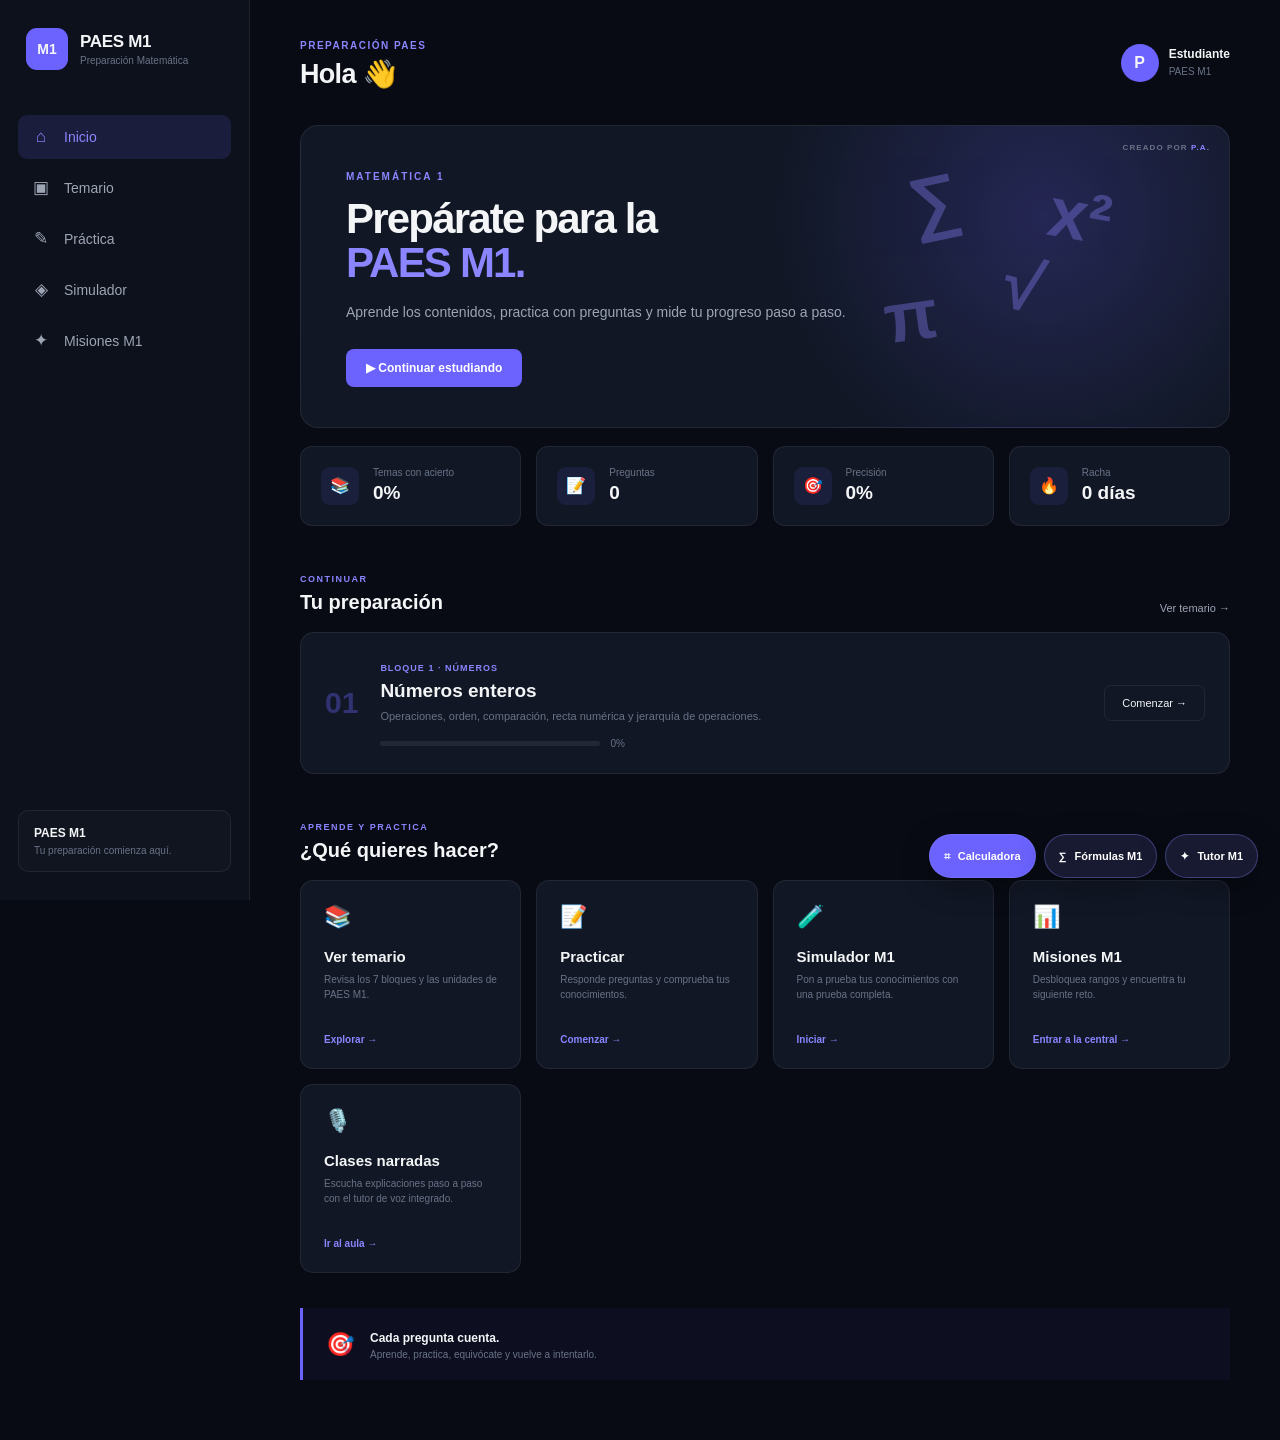
<file: index.html>
<!DOCTYPE html>
<html lang="es">
<head>
    <meta charset="UTF-8">
    <meta name="viewport" content="width=device-width, initial-scale=1.0">

    <title>PAES M1 | Preparación Matemática</title>

    <link rel="stylesheet" href="css/style.css">
</head>

<body>

    <!-- BARRA LATERAL -->
    <aside class="sidebar">

        <div class="logo">
            <div class="logo-icon">M1</div>

            <div>
                <h1>PAES M1</h1>
                <span>Preparación Matemática</span>
            </div>
        </div>

        <nav class="menu">

            <a href="index.html" class="menu-item active">
                <span>⌂</span>
                Inicio
            </a>

            <a href="temario.html" class="menu-item">
                <span>▣</span>
                Temario
            </a>

            <a href="practica.html" class="menu-item">
                <span>✎</span>
                Práctica
            </a>

            <a href="simulador.html" class="menu-item">
                <span>◈</span>
                Simulador
            </a>

            <a href="progreso.html" class="menu-item">
                <span>✦</span>
                Misiones M1
            </a>

        </nav>

        <div class="sidebar-bottom">
            <span>PAES M1</span>
            <small>Tu preparación comienza aquí.</small>
        </div>

    </aside>


    <!-- CONTENIDO PRINCIPAL -->
    <main class="main-content">

        <!-- ENCABEZADO -->
        <header class="topbar">

            <div>
                <span class="welcome-small">PREPARACIÓN PAES</span>
                <h2>Hola 👋</h2>
            </div>

            <div class="student-badge">
                <span class="student-icon">P</span>
                <div>
                    <strong>Estudiante</strong>
                    <small>PAES M1</small>
                </div>
            </div>

        </header>


        <!-- HERO -->
        <section class="hero">

            <span class="creator-signature">CREADO POR <strong>P.A.</strong></span>
            <div class="hero-text">

                <span class="hero-label">MATEMÁTICA 1</span>

                <h1>
                    Prepárate para la<br>
                    <strong>PAES M1.</strong>
                </h1>

                <p>
                    Aprende los contenidos, practica con preguntas
                    y mide tu progreso paso a paso.
                </p>

                <button class="primary-button" id="continue-study">
                    ▶ Continuar estudiando
                </button>

            </div>

            <div class="hero-decoration">
                <div class="math-symbol">∑</div>
                <div class="math-symbol">√</div>
                <div class="math-symbol">π</div>
                <div class="math-symbol">x²</div>
            </div>

        </section>


        <!-- ESTADÍSTICAS -->
        <section class="stats">

            <div class="stat-card">

                <div class="stat-icon">📚</div>

                <div>
                    <span>Temas con acierto</span>
                    <strong id="temario-completado">0%</strong>
                </div>

            </div>


            <div class="stat-card">

                <div class="stat-icon">📝</div>

                <div>
                    <span>Preguntas</span>
                    <strong id="total-preguntas">0</strong>
                </div>

            </div>


            <div class="stat-card">

                <div class="stat-icon">🎯</div>

                <div>
                    <span>Precisión</span>
                    <strong id="precision">0%</strong>
                </div>

            </div>


            <div class="stat-card">

                <div class="stat-icon">🔥</div>

                <div>
                    <span>Racha</span>
                    <strong id="racha">0 días</strong>
                </div>

            </div>

        </section>


        <!-- CONTINUAR -->
        <section class="continue-section">

            <div class="section-title">

                <div>
                    <span class="section-label">CONTINUAR</span>
                    <h2>Tu preparación</h2>
                </div>

                <a href="temario.html">Ver temario →</a>

            </div>


            <div class="study-card">

                <div class="study-number">
                    01
                </div>

                <div class="study-info">

                    <span class="study-block">
                        BLOQUE 1 · NÚMEROS
                    </span>

                    <h3>Números enteros</h3>

                    <p>
                        Operaciones, orden, comparación,
                        recta numérica y jerarquía de operaciones.
                    </p>

                    <div class="progress-container">

                        <div class="progress-bar">
                            <div class="progress-fill"></div>
                        </div>

                        <span id="home-topic-progress">0%</span>

                    </div>

                </div>

                <button class="study-button" id="start-topic">
                    Comenzar →
                </button>

            </div>

        </section>


        <!-- ACCESOS RÁPIDOS -->
        <section class="quick-section">

            <div class="section-title">

                <div>
                    <span class="section-label">APRENDE Y PRACTICA</span>
                    <h2>¿Qué quieres hacer?</h2>
                </div>

            </div>


            <div class="quick-grid">

                <a href="temario.html" class="quick-card">

                    <div class="quick-icon">📚</div>

                    <h3>Ver temario</h3>

                    <p>
                        Revisa los 7 bloques y las
                        unidades de PAES M1.
                    </p>

                    <span>Explorar →</span>

                </a>


                <a href="practica.html" class="quick-card">

                    <div class="quick-icon">📝</div>

                    <h3>Practicar</h3>

                    <p>
                        Responde preguntas y
                        comprueba tus conocimientos.
                    </p>

                    <span>Comenzar →</span>

                </a>


                <a href="simulador.html" class="quick-card">

                    <div class="quick-icon">🧪</div>

                    <h3>Simulador M1</h3>

                    <p>
                        Pon a prueba tus conocimientos
                        con una prueba completa.
                    </p>

                    <span>Iniciar →</span>

                </a>


                <a href="progreso.html" class="quick-card">

                    <div class="quick-icon">📊</div>

                    <h3>Misiones M1</h3>

                    <p>
                        Desbloquea rangos y encuentra tu siguiente reto.
                    </p>

                    <span>Entrar a la central →</span>

                </a>

                <a href="temario.html?tema=1" class="quick-card">

                    <div class="quick-icon">🎙️</div>

                    <h3>Clases narradas</h3>

                    <p>
                        Escucha explicaciones paso a paso
                        con el tutor de voz integrado.
                    </p>

                    <span>Ir al aula →</span>

                </a>

            </div>

        </section>


        <!-- FRASE FINAL -->
        <section class="motivation">

            <span>🎯</span>

            <div>
                <strong>Cada pregunta cuenta.</strong>
                <p>
                    Aprende, practica, equivócate y vuelve a intentarlo.
                </p>
            </div>

        </section>

    </main>

    <script src="js/app.js"></script>
    <script src="data/temario.js"></script>
    <script src="data/preguntas.js"></script>
    <script src="js/tutor.js"></script>
</body>
</html>
</file>
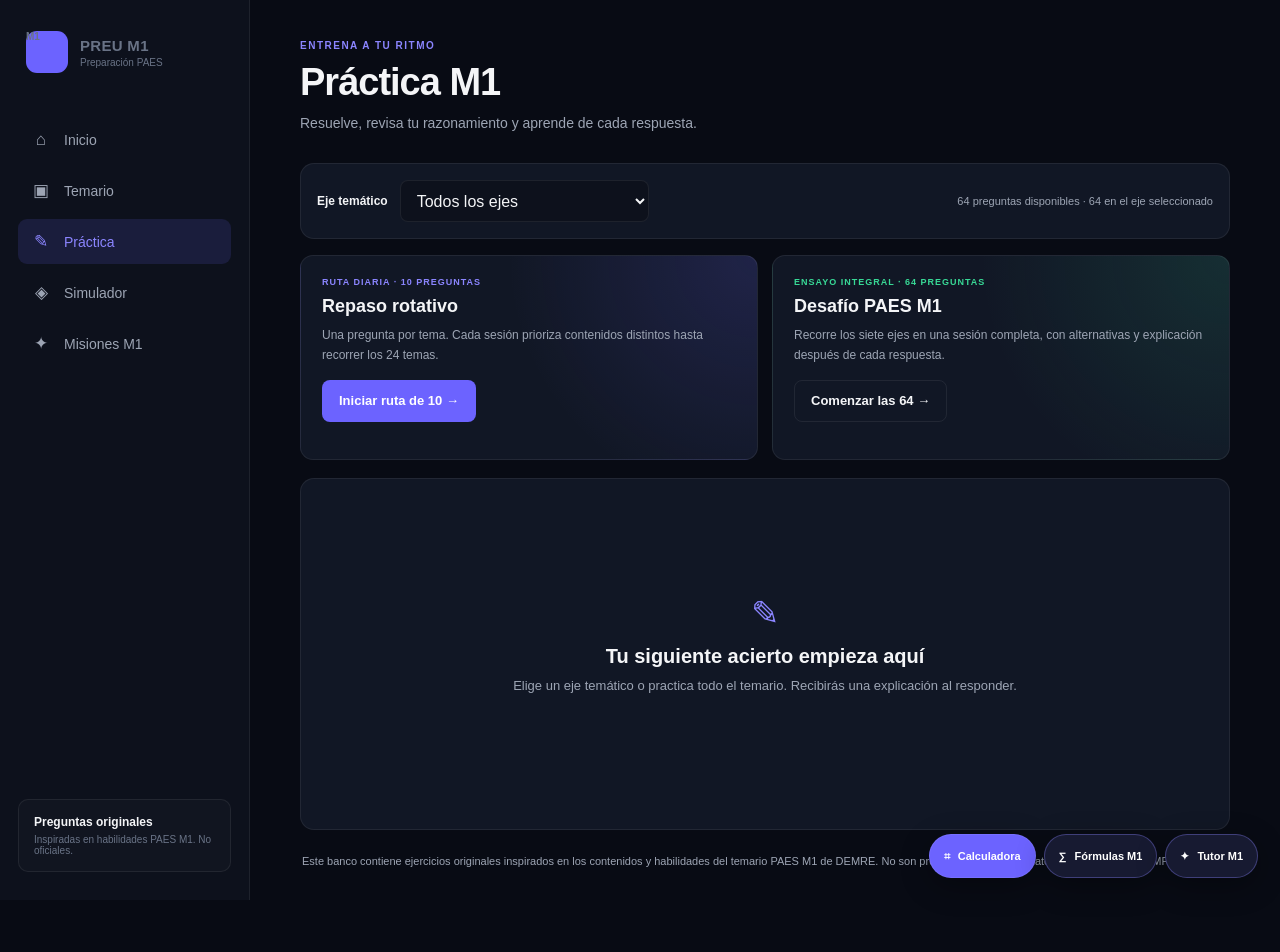
<file: practica.html>
<!DOCTYPE html>
<html lang="es">
<head>
    <meta charset="UTF-8">
    <meta name="viewport" content="width=device-width, initial-scale=1.0">
    <meta name="description" content="Practica preguntas originales estilo PAES M1 con retroalimentación paso a paso.">
    <title>Práctica | PreU M1</title>
    <link rel="stylesheet" href="css/style.css">
</head>
<body>
    <aside class="sidebar">
        <a class="logo" href="index.html"><span class="logo-icon">M1</span><span class="logo-copy"><strong>PREU M1</strong><small>Preparación PAES</small></span></a>
        <nav class="menu" aria-label="Navegación principal">
            <a class="menu-item" href="index.html"><span>⌂</span>Inicio</a>
            <a class="menu-item" href="temario.html"><span>▣</span>Temario</a>
            <a class="menu-item active" href="practica.html"><span>✎</span>Práctica</a>
            <a class="menu-item" href="simulador.html"><span>◈</span>Simulador</a>
            <a class="menu-item" href="progreso.html"><span>✦</span>Misiones M1</a>
        </nav>
        <div class="sidebar-bottom"><span>Preguntas originales</span><small>Inspiradas en habilidades PAES M1. No oficiales.</small></div>
    </aside>
    <main class="main-content">
        <header class="page-header">
            <div><span class="eyebrow">ENTRENA A TU RITMO</span><h1>Práctica M1</h1><p>Resuelve, revisa tu razonamiento y aprende de cada respuesta.</p></div>
        </header>
        <section class="practice-toolbar panel">
            <label for="practice-block">Eje temático</label>
            <select id="practice-block">
                <option value="0">Todos los ejes</option>
                <option value="1">Números</option>
                <option value="2">Porcentaje</option>
                <option value="3">Potencias y raíces</option>
                <option value="4">Álgebra</option>
                <option value="5">Funciones</option>
                <option value="6">Geometría</option>
                <option value="7">Probabilidad y estadística</option>
            </select>
            <span class="muted" id="practice-count">64 preguntas originales listas</span>
        </section>
        <section class="practice-missions" aria-label="Modos de práctica">
            <article class="practice-mission-card rotation-mission">
                <span class="mission-eyebrow" id="rotation-eyebrow">RUTA DIARIA · 10 PREGUNTAS</span>
                <h2 id="rotation-title">Repaso rotativo</h2>
                <p id="rotation-copy">Una pregunta por tema. Cada sesión prioriza contenidos distintos hasta recorrer los 24 temas.</p>
                <button class="button button-primary" id="start-practice" type="button">Iniciar ruta de 10 →</button>
            </article>
            <article class="practice-mission-card exam-mission">
                <span class="mission-eyebrow">ENSAYO INTEGRAL · 64 PREGUNTAS</span>
                <h2>Desafío PAES M1</h2>
                <p>Recorre los siete ejes en una sesión completa, con alternativas y explicación después de cada respuesta.</p>
                <button class="button button-quiet" id="start-full-practice" type="button">Comenzar las 64 →</button>
            </article>
        </section>
        <section class="question-card panel" id="practice-area" aria-live="polite">
            <div class="empty-state"><span class="empty-icon">✎</span><h2>Tu siguiente acierto empieza aquí</h2><p>Elige un eje temático o practica todo el temario. Recibirás una explicación al responder.</p></div>
        </section>
        <p class="source-note">Este banco contiene ejercicios originales inspirados en los contenidos y habilidades del temario PAES M1 de DEMRE. No son preguntas oficiales ni material publicado por DEMRE.</p>
    </main>
    <script src="js/app.js"></script>
    <script src="data/temario.js"></script>
    <script src="data/preguntas.js"></script>
    <script src="js/preguntas.js"></script>
    <script src="js/tutor.js"></script>
</body>
</html>
</file>
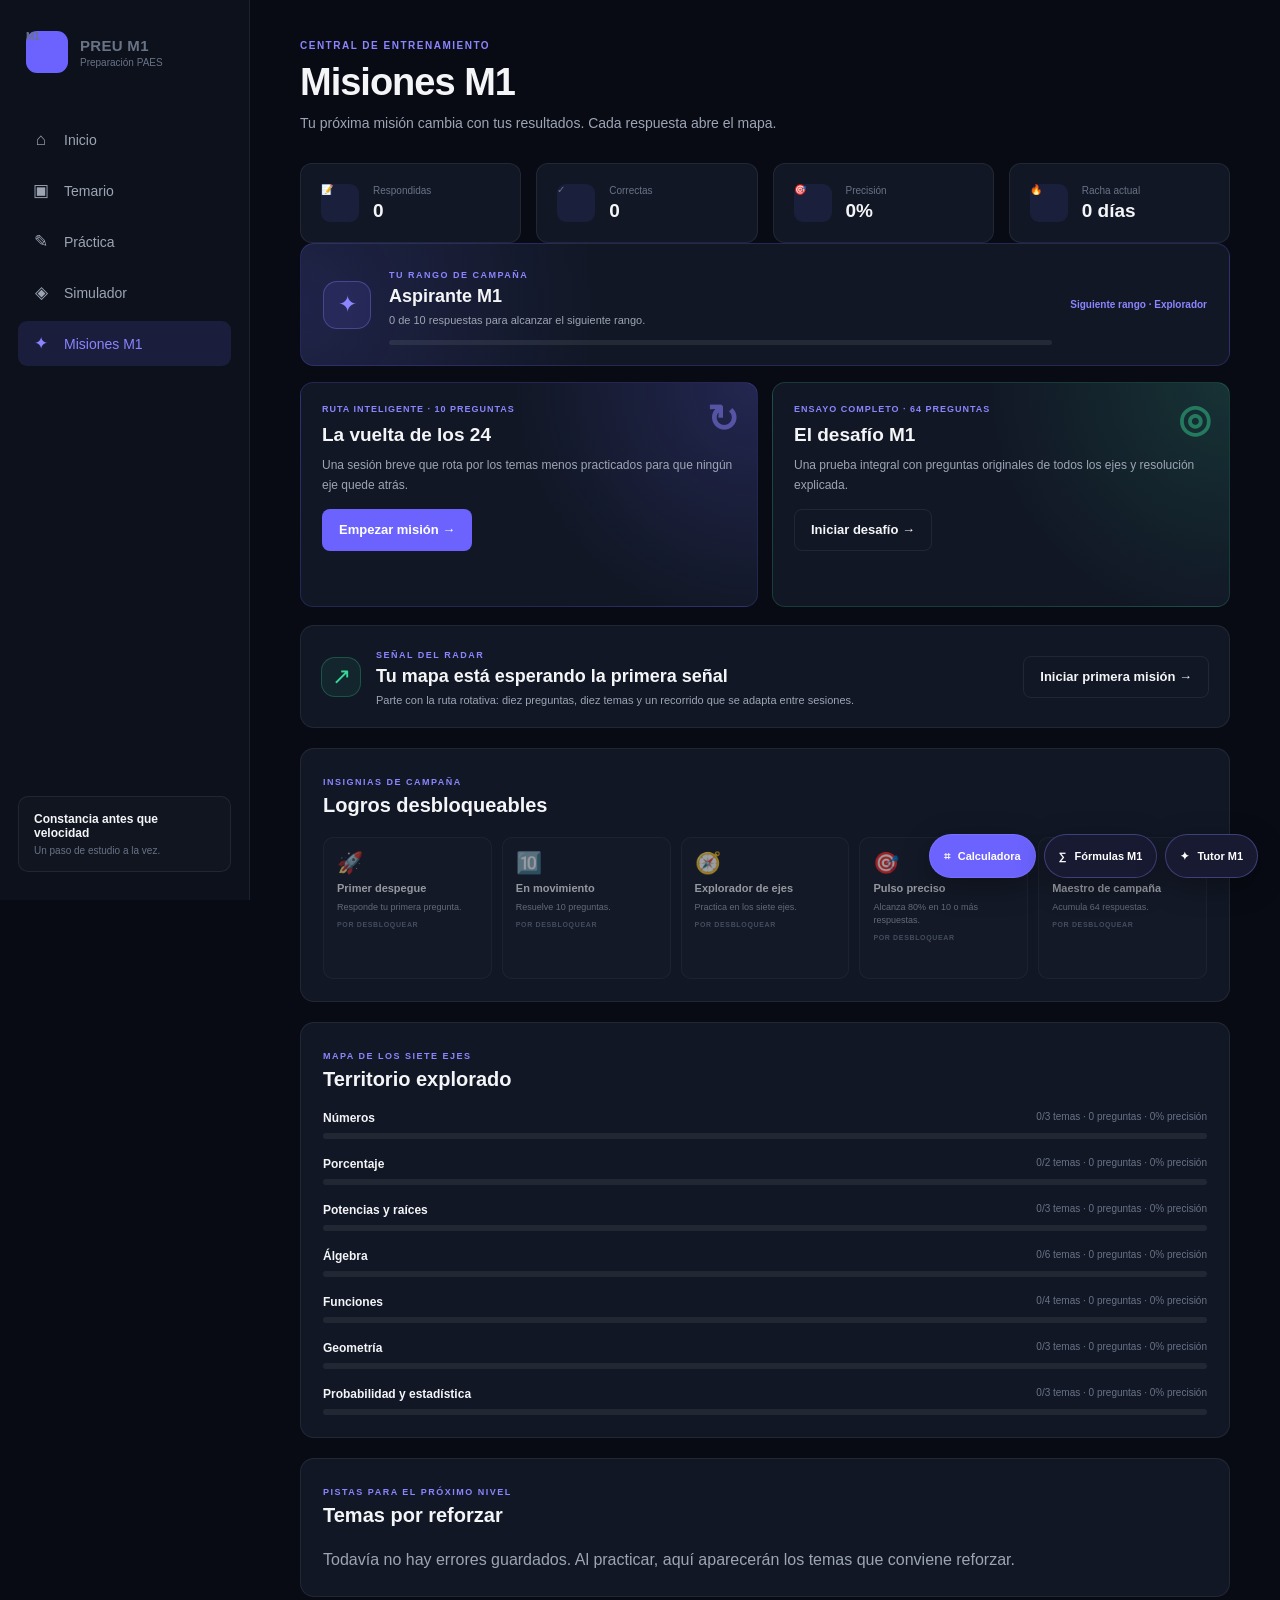
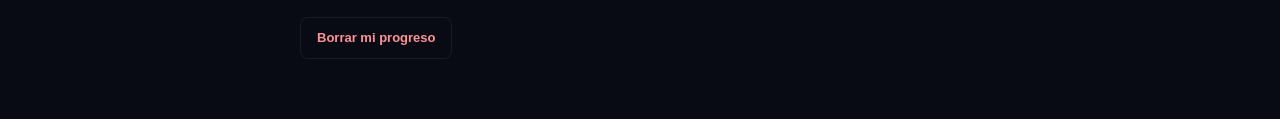
<file: progreso.html>
<!DOCTYPE html>
<html lang="es">
<head>
    <meta charset="UTF-8">
    <meta name="viewport" content="width=device-width, initial-scale=1.0">
    <meta name="description" content="Cumple misiones de práctica PAES M1, recorre los 24 temas y mide tu dominio.">
    <title>Misiones M1 | PreU M1</title>
    <link rel="stylesheet" href="css/style.css">
</head>
<body>
    <aside class="sidebar">
        <a class="logo" href="index.html"><span class="logo-icon">M1</span><span class="logo-copy"><strong>PREU M1</strong><small>Preparación PAES</small></span></a>
        <nav class="menu" aria-label="Navegación principal">
            <a class="menu-item" href="index.html"><span>⌂</span>Inicio</a>
            <a class="menu-item" href="temario.html"><span>▣</span>Temario</a>
            <a class="menu-item" href="practica.html"><span>✎</span>Práctica</a>
            <a class="menu-item" href="simulador.html"><span>◈</span>Simulador</a>
            <a class="menu-item active" href="progreso.html"><span>✦</span>Misiones M1</a>
        </nav>
        <div class="sidebar-bottom"><span>Constancia antes que velocidad</span><small>Un paso de estudio a la vez.</small></div>
    </aside>
    <main class="main-content">
        <header class="page-header">
            <div><span class="eyebrow">CENTRAL DE ENTRENAMIENTO</span><h1>Misiones M1</h1><p>Tu próxima misión cambia con tus resultados. Cada respuesta abre el mapa.</p></div>
        </header>
        <section class="progress-stats stats">
            <article class="stat-card"><span class="stat-icon">📝</span><div><span>Respondidas</span><strong id="progress-answered">0</strong></div></article>
            <article class="stat-card"><span class="stat-icon">✓</span><div><span>Correctas</span><strong id="progress-correct">0</strong></div></article>
            <article class="stat-card"><span class="stat-icon">🎯</span><div><span>Precisión</span><strong id="progress-accuracy">0%</strong></div></article>
            <article class="stat-card"><span class="stat-icon">🔥</span><div><span>Racha actual</span><strong id="progress-streak">0 días</strong></div></article>
        </section>
        <section class="mission-rank panel" aria-label="Rango de entrenamiento">
            <div class="mission-rank-icon" aria-hidden="true">✦</div>
            <div class="mission-rank-copy">
                <span class="section-label">TU RANGO DE CAMPAÑA</span>
                <h2 id="mission-rank">Aspirante M1</h2>
                <p id="mission-rank-copy">Completa tu primera misión para iniciar el recorrido.</p>
                <div class="mission-rank-track" role="progressbar" aria-label="Avance al siguiente rango" aria-valuemin="0" aria-valuemax="100" aria-valuenow="0"><span id="mission-rank-fill"></span></div>
            </div>
            <span class="mission-rank-next" id="mission-rank-next">Siguiente rango · Explorador</span>
        </section>
        <section class="mission-grid" aria-label="Misiones disponibles">
            <article class="mission-card mission-card-rotating">
                <span class="mission-card-icon" aria-hidden="true">↻</span>
                <span class="section-label">RUTA INTELIGENTE · 10 PREGUNTAS</span>
                <h2>La vuelta de los 24</h2>
                <p>Una sesión breve que rota por los temas menos practicados para que ningún eje quede atrás.</p>
                <a class="button button-primary" href="practica.html?modo=10">Empezar misión →</a>
            </article>
            <article class="mission-card mission-card-exam">
                <span class="mission-card-icon" aria-hidden="true">◎</span>
                <span class="section-label">ENSAYO COMPLETO · 64 PREGUNTAS</span>
                <h2>El desafío M1</h2>
                <p>Una prueba integral con preguntas originales de todos los ejes y resolución explicada.</p>
                <a class="button button-quiet" href="practica.html?modo=64">Iniciar desafío →</a>
            </article>
        </section>
        <section class="panel mission-recommendation" aria-labelledby="recommendation-title">
            <div class="mission-recommendation-mark" aria-hidden="true">↗</div>
            <div class="mission-recommendation-copy">
                <span class="section-label">SEÑAL DEL RADAR</span>
                <h2 id="recommendation-title">Preparando tu próxima misión…</h2>
                <p id="recommendation-copy">Cuando respondas preguntas, aquí encontrarás una recomendación basada en tu avance.</p>
            </div>
            <a class="button button-quiet" id="recommendation-link" href="practica.html?modo=10">Explorar ruta →</a>
        </section>
        <section class="panel progress-panel">
            <div class="section-title"><div><span class="section-label">INSIGNIAS DE CAMPAÑA</span><h2>Logros desbloqueables</h2></div></div>
            <div class="achievement-grid" id="achievement-grid"></div>
        </section>
        <section class="panel progress-panel">
            <div class="section-title"><div><span class="section-label">MAPA DE LOS SIETE EJES</span><h2>Territorio explorado</h2></div></div>
            <div class="axis-progress-list" id="axis-progress"></div>
        </section>
        <section class="panel progress-panel">
            <div class="section-title"><div><span class="section-label">PISTAS PARA EL PRÓXIMO NIVEL</span><h2>Temas por reforzar</h2></div></div>
            <div id="review-list" class="review-list"></div>
        </section>
        <button class="button button-quiet danger-button" id="clear-progress">Borrar mi progreso</button>
    </main>
    <script src="js/app.js"></script>
    <script src="data/temario.js"></script>
    <script src="data/preguntas.js"></script>
    <script src="js/progreso.js"></script>
    <script src="js/tutor.js"></script>
</body>
</html>
</file>
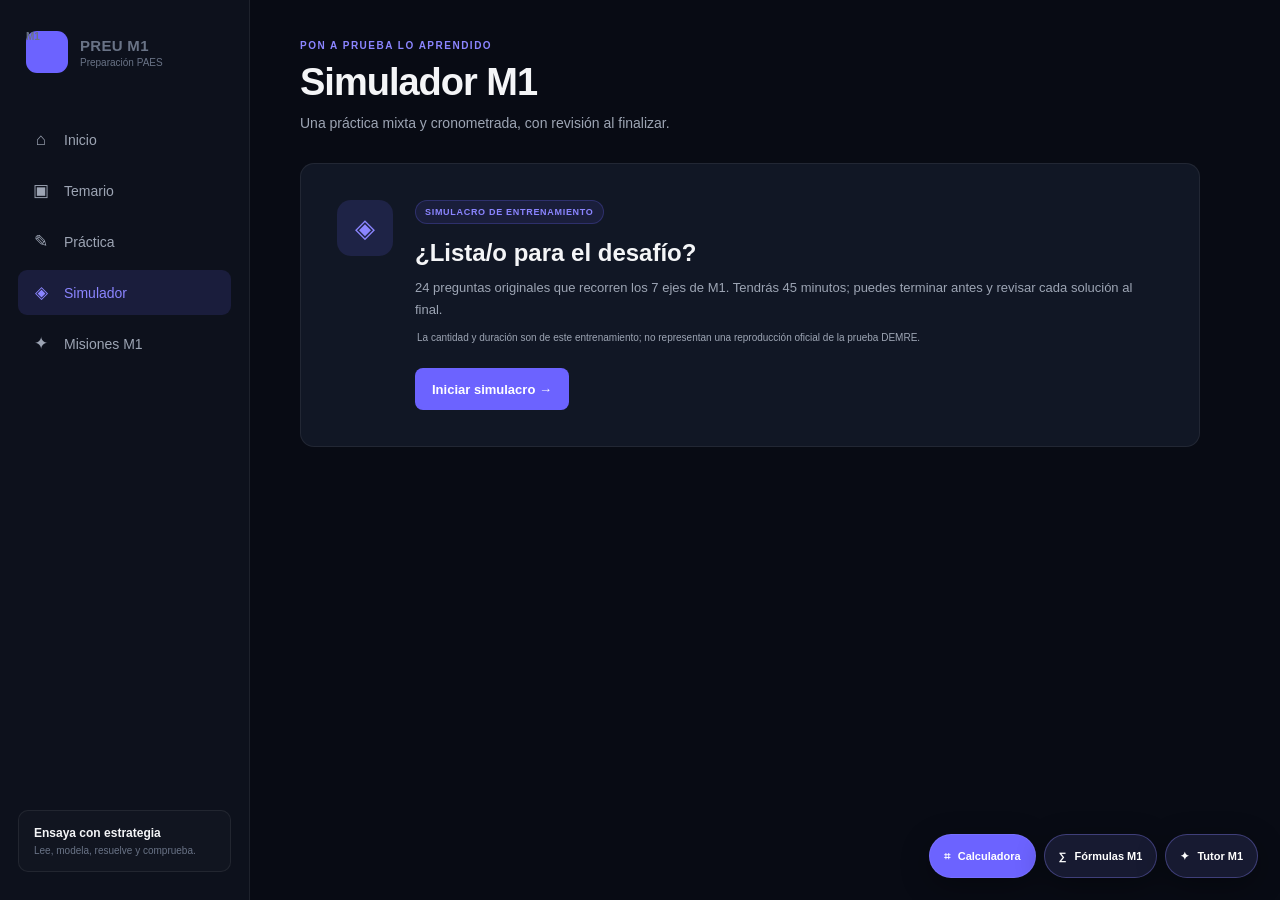
<file: simulador.html>
<!DOCTYPE html>
<html lang="es">
<head>
    <meta charset="UTF-8">
    <meta name="viewport" content="width=device-width, initial-scale=1.0">
    <meta name="description" content="Simulador de práctica PAES M1 con preguntas variadas y revisión detallada.">
    <title>Simulador | PreU M1</title>
    <link rel="stylesheet" href="css/style.css">
</head>
<body>
    <aside class="sidebar">
        <a class="logo" href="index.html"><span class="logo-icon">M1</span><span class="logo-copy"><strong>PREU M1</strong><small>Preparación PAES</small></span></a>
        <nav class="menu" aria-label="Navegación principal">
            <a class="menu-item" href="index.html"><span>⌂</span>Inicio</a>
            <a class="menu-item" href="temario.html"><span>▣</span>Temario</a>
            <a class="menu-item" href="practica.html"><span>✎</span>Práctica</a>
            <a class="menu-item active" href="simulador.html"><span>◈</span>Simulador</a>
            <a class="menu-item" href="progreso.html"><span>✦</span>Misiones M1</a>
        </nav>
        <div class="sidebar-bottom"><span>Ensaya con estrategia</span><small>Lee, modela, resuelve y comprueba.</small></div>
    </aside>
    <main class="main-content">
        <header class="page-header">
            <div><span class="eyebrow">PON A PRUEBA LO APRENDIDO</span><h1>Simulador M1</h1><p>Una práctica mixta y cronometrada, con revisión al finalizar.</p></div>
        </header>
        <section class="simulator-intro panel" id="simulator-intro">
            <div class="simulator-mark">◈</div>
            <div><span class="pill">SIMULACRO DE ENTRENAMIENTO</span><h2>¿Lista/o para el desafío?</h2><p>24 preguntas originales que recorren los 7 ejes de M1. Tendrás 45 minutos; puedes terminar antes y revisar cada solución al final.</p><p class="source-note">La cantidad y duración son de este entrenamiento; no representan una reproducción oficial de la prueba DEMRE.</p><button class="button button-primary" id="start-simulator">Iniciar simulacro →</button></div>
        </section>
        <section class="simulator-stage panel hidden" id="simulator-stage" aria-live="polite"></section>
        <section class="simulator-results panel hidden" id="simulator-results" aria-live="polite"></section>
    </main>
    <script src="js/app.js"></script>
    <script src="data/temario.js"></script>
    <script src="data/preguntas.js"></script>
    <script src="js/simulador.js"></script>
    <script src="js/tutor.js"></script>
</body>
</html>
</file>
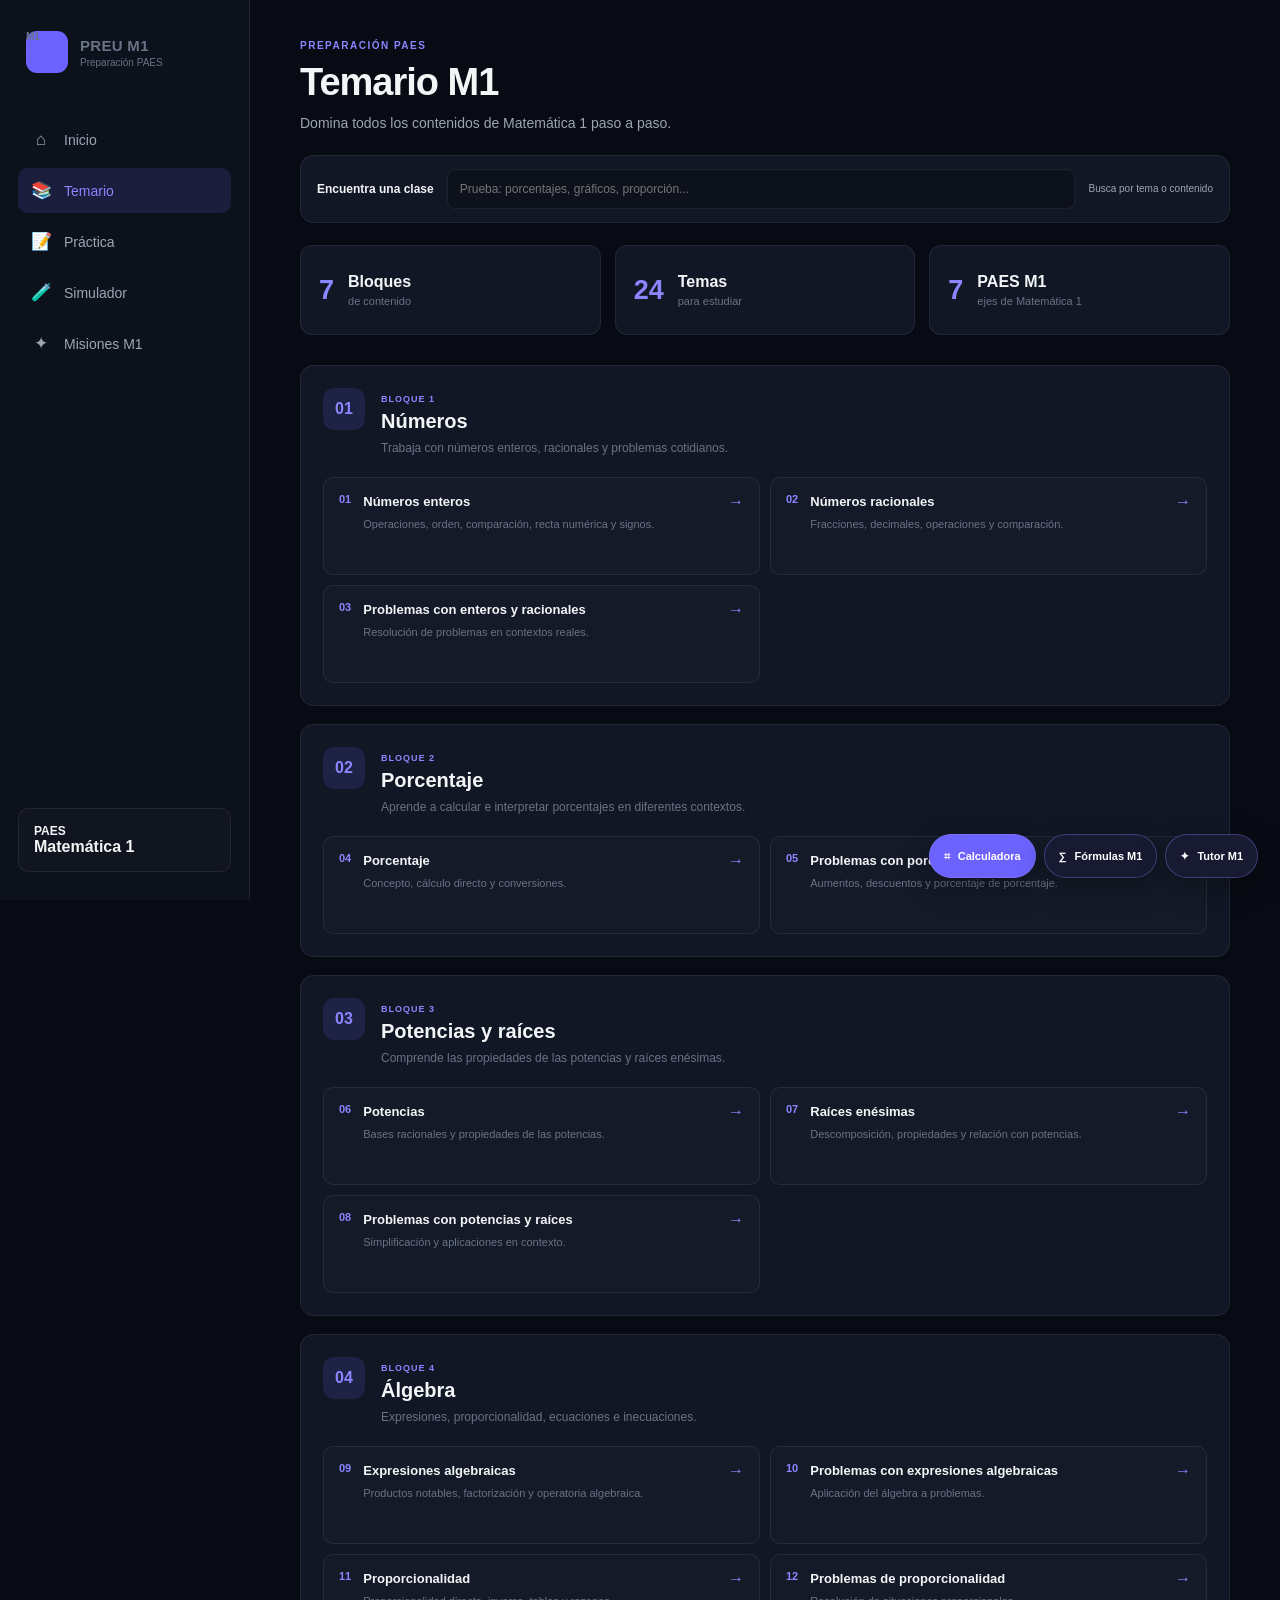
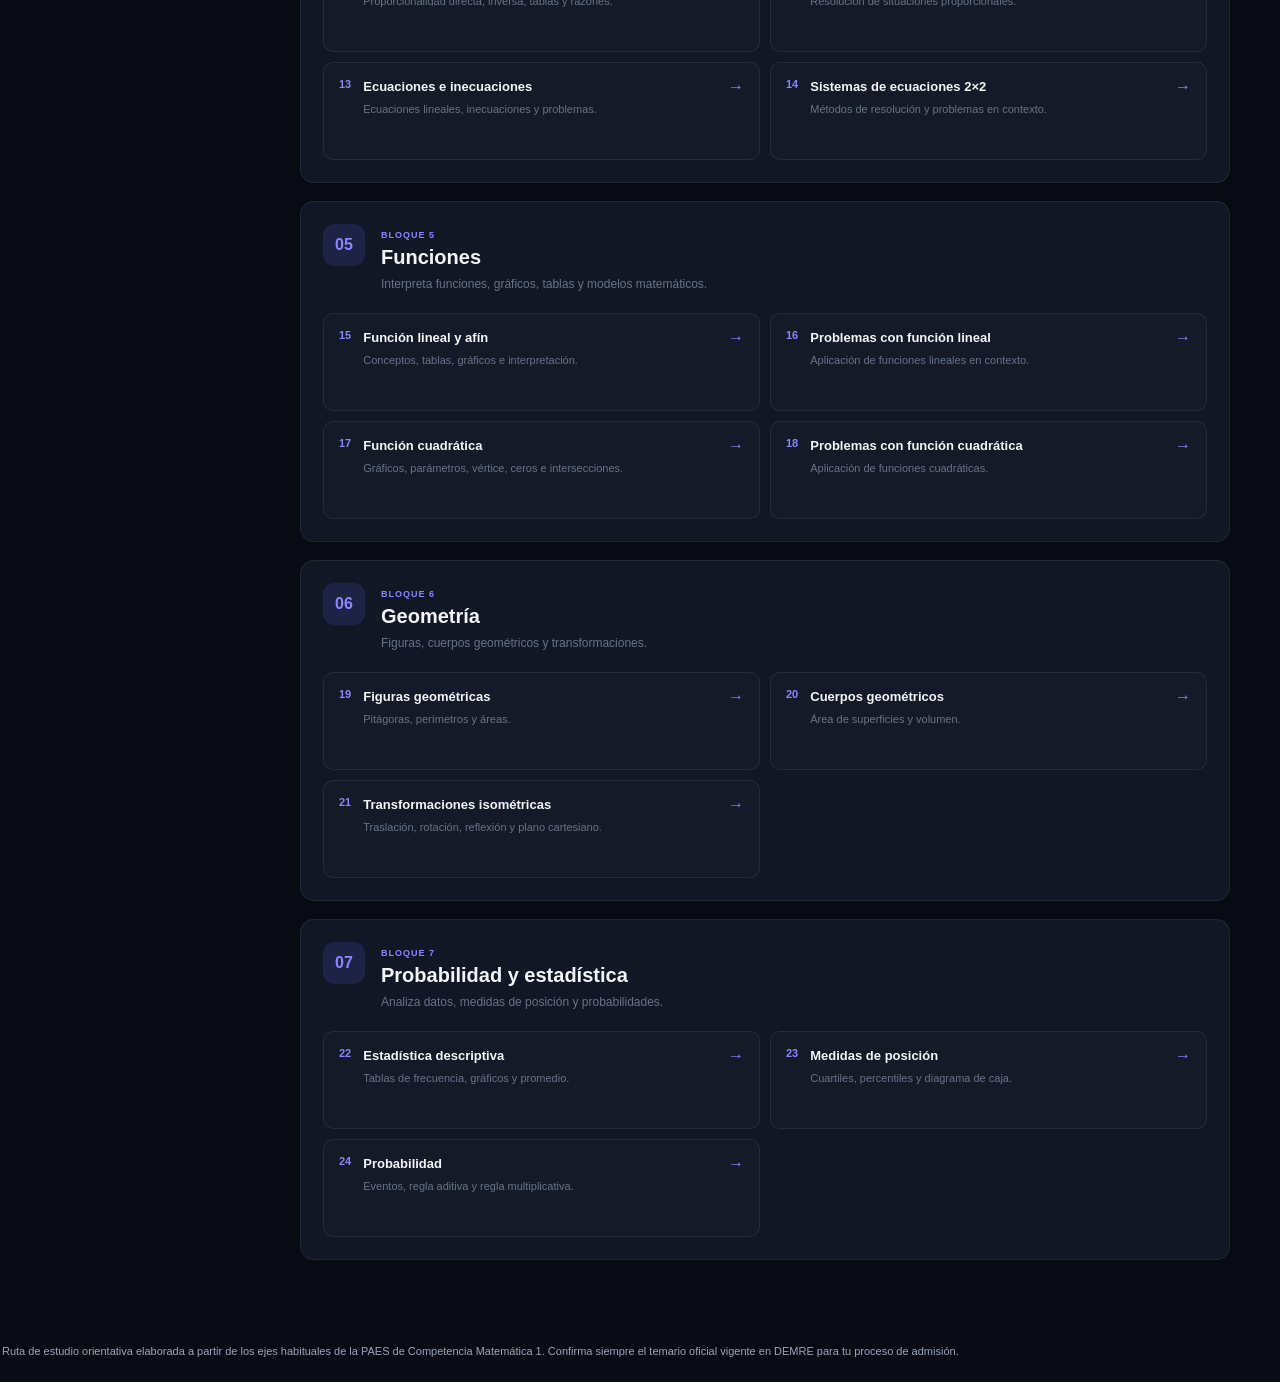
<file: temario.html>
<!DOCTYPE html>
<html lang="es">
<head>
    <meta charset="UTF-8">
    <meta name="viewport" content="width=device-width, initial-scale=1.0">

    <title>Temario | PAES M1</title>

    <link rel="stylesheet" href="css/style.css">
</head>

<body>

    <!-- ============================= -->
    <!-- BARRA LATERAL -->
    <!-- ============================= -->

    <aside class="sidebar">

        <a class="logo" href="index.html">
            <span class="logo-icon">M1</span>
            <span class="logo-copy"><strong>PREU M1</strong><small>Preparación PAES</small></span>
        </a>


        <nav class="menu" aria-label="Navegación principal">

            <a class="menu-item" href="index.html">
                <span>⌂</span>
                Inicio
            </a>

            <a class="menu-item active" href="temario.html">
                <span>📚</span>
                Temario
            </a>

            <a class="menu-item" href="practica.html">
                <span>📝</span>
                Práctica
            </a>

            <a class="menu-item" href="simulador.html">
                <span>🧪</span>
                Simulador
            </a>

            <a class="menu-item" href="progreso.html">
                <span>✦</span>
                Misiones M1
            </a>

        </nav>


        <div class="sidebar-bottom">

            <div class="study-info">
                <span>PAES</span>
                <strong>Matemática 1</strong>
            </div>

        </div>

    </aside>


    <!-- ============================= -->
    <!-- CONTENIDO PRINCIPAL -->
    <!-- ============================= -->

    <main class="main-content">

        <header class="page-header">

            <div>

                <span class="eyebrow">
                    PREPARACIÓN PAES
                </span>

                <h1>Temario M1</h1>

                <p>
                    Domina todos los contenidos de Matemática 1
                    paso a paso.
                </p>

            </div>

        </header>

        <section class="topic-search panel" aria-label="Buscar temas del temario">
            <label for="topic-search">Encuentra una clase</label>
            <input id="topic-search" type="search" placeholder="Prueba: porcentajes, gráficos, proporción..." autocomplete="off">
            <span id="topic-search-count" class="muted" aria-live="polite">Busca por tema o contenido</span>
        </section>

        <!-- ============================= -->
        <!-- RESUMEN -->
        <!-- ============================= -->

        <section class="topic-summary">

            <div class="summary-card">

                <span class="summary-number">7</span>

                <div>
                    <strong>Bloques</strong>
                    <small>de contenido</small>
                </div>

            </div>


            <div class="summary-card">

                <span class="summary-number" id="topic-count">24</span>

                <div>
                    <strong>Temas</strong>
                    <small>para estudiar</small>
                </div>

            </div>


            <div class="summary-card">

                <span class="summary-number">7</span>

                <div>
                    <strong>PAES M1</strong>
                    <small>ejes de Matemática 1</small>
                </div>

            </div>

        </section>


        <!-- ============================= -->
        <!-- BLOQUES -->
        <!-- ============================= -->

        <section class="temario-container">


            <!-- BLOQUE 1 -->

            <div class="temario-block">

                <div class="block-header">

                    <div class="block-number">
                        01
                    </div>

                    <div>
                        <span class="block-label">
                            BLOQUE 1
                        </span>

                        <h2>Números</h2>

                        <p>
                            Trabaja con números enteros,
                            racionales y problemas cotidianos.
                        </p>
                    </div>

                </div>


                <div class="topics-grid">

                    <a href="#" class="topic-card">

                        <span class="topic-number">
                            01
                        </span>

                        <div>
                            <h3>Números enteros</h3>

                            <p>
                                Operaciones, orden, comparación,
                                recta numérica y signos.
                            </p>
                        </div>

                        <span class="topic-arrow">→</span>

                    </a>


                    <a href="#" class="topic-card">

                        <span class="topic-number">
                            02
                        </span>

                        <div>
                            <h3>Números racionales</h3>

                            <p>
                                Fracciones, decimales,
                                operaciones y comparación.
                            </p>
                        </div>

                        <span class="topic-arrow">→</span>

                    </a>


                    <a href="#" class="topic-card">

                        <span class="topic-number">
                            03
                        </span>

                        <div>
                            <h3>Problemas con enteros y racionales</h3>

                            <p>
                                Resolución de problemas
                                en contextos reales.
                            </p>
                        </div>

                        <span class="topic-arrow">→</span>

                    </a>

                </div>

            </div>



            <!-- BLOQUE 2 -->

            <div class="temario-block">

                <div class="block-header">

                    <div class="block-number">
                        02
                    </div>

                    <div>
                        <span class="block-label">
                            BLOQUE 2
                        </span>

                        <h2>Porcentaje</h2>

                        <p>
                            Aprende a calcular e interpretar
                            porcentajes en diferentes contextos.
                        </p>
                    </div>

                </div>


                <div class="topics-grid">

                    <a href="#" class="topic-card">

                        <span class="topic-number">04</span>

                        <div>
                            <h3>Porcentaje</h3>

                            <p>
                                Concepto, cálculo directo
                                y conversiones.
                            </p>
                        </div>

                        <span class="topic-arrow">→</span>

                    </a>


                    <a href="#" class="topic-card">

                        <span class="topic-number">05</span>

                        <div>
                            <h3>Problemas con porcentaje</h3>

                            <p>
                                Aumentos, descuentos y
                                porcentaje de porcentaje.
                            </p>
                        </div>

                        <span class="topic-arrow">→</span>

                    </a>

                </div>

            </div>



            <!-- BLOQUE 3 -->

            <div class="temario-block">

                <div class="block-header">

                    <div class="block-number">
                        03
                    </div>

                    <div>
                        <span class="block-label">
                            BLOQUE 3
                        </span>

                        <h2>Potencias y raíces</h2>

                        <p>
                            Comprende las propiedades de las potencias
                            y raíces enésimas.
                        </p>
                    </div>

                </div>


                <div class="topics-grid">

                    <a href="#" class="topic-card">

                        <span class="topic-number">06</span>

                        <div>
                            <h3>Potencias</h3>

                            <p>
                                Bases racionales y propiedades
                                de las potencias.
                            </p>
                        </div>

                        <span class="topic-arrow">→</span>

                    </a>


                    <a href="#" class="topic-card">

                        <span class="topic-number">07</span>

                        <div>
                            <h3>Raíces enésimas</h3>

                            <p>
                                Descomposición, propiedades
                                y relación con potencias.
                            </p>
                        </div>

                        <span class="topic-arrow">→</span>

                    </a>


                    <a href="#" class="topic-card">

                        <span class="topic-number">08</span>

                        <div>
                            <h3>Problemas con potencias y raíces</h3>

                            <p>
                                Simplificación y aplicaciones
                                en contexto.
                            </p>
                        </div>

                        <span class="topic-arrow">→</span>

                    </a>

                </div>

            </div>



            <!-- BLOQUE 4 -->

            <div class="temario-block">

                <div class="block-header">

                    <div class="block-number">
                        04
                    </div>

                    <div>
                        <span class="block-label">
                            BLOQUE 4
                        </span>

                        <h2>Álgebra</h2>

                        <p>
                            Expresiones, proporcionalidad,
                            ecuaciones e inecuaciones.
                        </p>
                    </div>

                </div>


                <div class="topics-grid">

                    <a href="#" class="topic-card">

                        <span class="topic-number">09</span>

                        <div>
                            <h3>Expresiones algebraicas</h3>

                            <p>
                                Productos notables, factorización
                                y operatoria algebraica.
                            </p>
                        </div>

                        <span class="topic-arrow">→</span>

                    </a>


                    <a href="#" class="topic-card">

                        <span class="topic-number">10</span>

                        <div>
                            <h3>Problemas con expresiones algebraicas</h3>

                            <p>
                                Aplicación del álgebra
                                a problemas.
                            </p>
                        </div>

                        <span class="topic-arrow">→</span>

                    </a>


                    <a href="#" class="topic-card">

                        <span class="topic-number">11</span>

                        <div>
                            <h3>Proporcionalidad</h3>

                            <p>
                                Proporcionalidad directa,
                                inversa, tablas y razones.
                            </p>
                        </div>

                        <span class="topic-arrow">→</span>

                    </a>


                    <a href="#" class="topic-card">

                        <span class="topic-number">12</span>

                        <div>
                            <h3>Problemas de proporcionalidad</h3>

                            <p>
                                Resolución de situaciones
                                proporcionales.
                            </p>
                        </div>

                        <span class="topic-arrow">→</span>

                    </a>


                    <a href="#" class="topic-card">

                        <span class="topic-number">13</span>

                        <div>
                            <h3>Ecuaciones e inecuaciones</h3>

                            <p>
                                Ecuaciones lineales,
                                inecuaciones y problemas.
                            </p>
                        </div>

                        <span class="topic-arrow">→</span>

                    </a>


                    <a href="#" class="topic-card">

                        <span class="topic-number">14</span>

                        <div>
                            <h3>Sistemas de ecuaciones 2×2</h3>

                            <p>
                                Métodos de resolución
                                y problemas en contexto.
                            </p>
                        </div>

                        <span class="topic-arrow">→</span>

                    </a>

                </div>

            </div>



            <!-- BLOQUE 5 -->

            <div class="temario-block">

                <div class="block-header">

                    <div class="block-number">
                        05
                    </div>

                    <div>
                        <span class="block-label">
                            BLOQUE 5
                        </span>

                        <h2>Funciones</h2>

                        <p>
                            Interpreta funciones, gráficos,
                            tablas y modelos matemáticos.
                        </p>
                    </div>

                </div>


                <div class="topics-grid">

                    <a href="#" class="topic-card">

                        <span class="topic-number">15</span>

                        <div>
                            <h3>Función lineal y afín</h3>

                            <p>
                                Conceptos, tablas, gráficos
                                e interpretación.
                            </p>
                        </div>

                        <span class="topic-arrow">→</span>

                    </a>


                    <a href="#" class="topic-card">

                        <span class="topic-number">16</span>

                        <div>
                            <h3>Problemas con función lineal</h3>

                            <p>
                                Aplicación de funciones
                                lineales en contexto.
                            </p>
                        </div>

                        <span class="topic-arrow">→</span>

                    </a>


                    <a href="#" class="topic-card">

                        <span class="topic-number">17</span>

                        <div>
                            <h3>Función cuadrática</h3>

                            <p>
                                Gráficos, parámetros, vértice,
                                ceros e intersecciones.
                            </p>
                        </div>

                        <span class="topic-arrow">→</span>

                    </a>


                    <a href="#" class="topic-card">

                        <span class="topic-number">18</span>

                        <div>
                            <h3>Problemas con función cuadrática</h3>

                            <p>
                                Aplicación de funciones
                                cuadráticas.
                            </p>
                        </div>

                        <span class="topic-arrow">→</span>

                    </a>

                </div>

            </div>



            <!-- BLOQUE 6 -->

            <div class="temario-block">

                <div class="block-header">

                    <div class="block-number">
                        06
                    </div>

                    <div>
                        <span class="block-label">
                            BLOQUE 6
                        </span>

                        <h2>Geometría</h2>

                        <p>
                            Figuras, cuerpos geométricos
                            y transformaciones.
                        </p>
                    </div>

                </div>


                <div class="topics-grid">

                    <a href="#" class="topic-card">

                        <span class="topic-number">19</span>

                        <div>
                            <h3>Figuras geométricas</h3>

                            <p>
                                Pitágoras, perímetros
                                y áreas.
                            </p>
                        </div>

                        <span class="topic-arrow">→</span>

                    </a>


                    <a href="#" class="topic-card">

                        <span class="topic-number">20</span>

                        <div>
                            <h3>Cuerpos geométricos</h3>

                            <p>
                                Área de superficies
                                y volumen.
                            </p>
                        </div>

                        <span class="topic-arrow">→</span>

                    </a>


                    <a href="#" class="topic-card">

                        <span class="topic-number">21</span>

                        <div>
                            <h3>Transformaciones isométricas</h3>

                            <p>
                                Traslación, rotación,
                                reflexión y plano cartesiano.
                            </p>
                        </div>

                        <span class="topic-arrow">→</span>

                    </a>

                </div>

            </div>



            <!-- BLOQUE 7 -->

            <div class="temario-block">

                <div class="block-header">

                    <div class="block-number">
                        07
                    </div>

                    <div>
                        <span class="block-label">
                            BLOQUE 7
                        </span>

                        <h2>Probabilidad y estadística</h2>

                        <p>
                            Analiza datos, medidas de posición
                            y probabilidades.
                        </p>
                    </div>

                </div>


                <div class="topics-grid">

                    <a href="#" class="topic-card">

                        <span class="topic-number">22</span>

                        <div>
                            <h3>Estadística descriptiva</h3>

                            <p>
                                Tablas de frecuencia,
                                gráficos y promedio.
                            </p>
                        </div>

                        <span class="topic-arrow">→</span>

                    </a>


                    <a href="#" class="topic-card">

                        <span class="topic-number">23</span>

                        <div>
                            <h3>Medidas de posición</h3>

                            <p>
                                Cuartiles, percentiles
                                y diagrama de caja.
                            </p>
                        </div>

                        <span class="topic-arrow">→</span>

                    </a>


                    <a href="#" class="topic-card">

                        <span class="topic-number">24</span>

                        <div>
                            <h3>Probabilidad</h3>

                            <p>
                                Eventos, regla aditiva
                                y regla multiplicativa.
                            </p>
                        </div>

                        <span class="topic-arrow">→</span>

                    </a>

                </div>

            </div>

        </section>

    </main>


    <!-- JAVASCRIPT -->

    <p class="source-note">Ruta de estudio orientativa elaborada a partir de los ejes habituales de la PAES de Competencia Matemática 1. Confirma siempre el temario oficial vigente en DEMRE para tu proceso de admisión.</p>

    <script src="js/app.js"></script>
    <script src="data/temario.js"></script>
    <script src="data/preguntas.js"></script>
    <script src="js/temario.js"></script>
    <script src="js/tutor.js"></script>

</body>
</html>
</file>
<file: css/style.css>
/* =====================================================
   PAES M1 - ESTILOS PRINCIPALES
   ===================================================== */

/* ---------- CONFIGURACIÓN GENERAL ---------- */

* {
    margin: 0;
    padding: 0;
    box-sizing: border-box;
}

:root {
    --background: #080b14;
    --sidebar: #0d111c;
    --card: #111725;
    --card-hover: #151d2e;

    --primary: #6c63ff;
    --primary-light: #8b85ff;

    --text: #f4f5f7;
    --text-secondary: #9da5b4;
    --text-muted: #697386;

    --border: rgba(255, 255, 255, 0.07);

    --success: #38d996;
}

body {
    font-family: Arial, Helvetica, sans-serif;
    background: var(--background);
    color: var(--text);
    min-height: 100vh;
}


/* ---------- BARRA LATERAL ---------- */

.sidebar {
    position: fixed;
    left: 0;
    top: 0;

    width: 250px;
    height: 100vh;

    background: var(--sidebar);

    border-right: 1px solid var(--border);

    padding: 28px 18px;

    display: flex;
    flex-direction: column;

    z-index: 100;
}


/* ---------- LOGO ---------- */

.logo {
    display: flex;
    align-items: center;
    gap: 12px;

    padding: 0 8px;
    margin-bottom: 45px;
}

.logo-icon {
    width: 42px;
    height: 42px;

    display: flex;
    align-items: center;
    justify-content: center;

    border-radius: 11px;

    background: var(--primary);

    font-weight: 800;
    font-size: 14px;
}

.logo h1 {
    font-size: 17px;
    letter-spacing: -0.3px;
}

.logo span {
    display: block;

    margin-top: 3px;

    font-size: 10px;
    color: var(--text-muted);
}


/* ---------- MENÚ ---------- */

.menu {
    display: flex;
    flex-direction: column;
    gap: 6px;
}

.menu-item {
    display: flex;
    align-items: center;

    gap: 13px;

    padding: 12px 13px;

    border-radius: 9px;

    color: var(--text-secondary);

    text-decoration: none;

    font-size: 14px;

    transition: 0.2s ease;
}

.menu-item span {
    width: 20px;

    text-align: center;

    font-size: 17px;
}

.menu-item:hover {
    background: rgba(255, 255, 255, 0.04);
    color: var(--text);
}

.menu-item.active {
    background: rgba(108, 99, 255, 0.14);
    color: var(--primary-light);
}


/* ---------- PARTE INFERIOR SIDEBAR ---------- */

.sidebar-bottom {
    margin-top: auto;

    padding: 15px;

    border: 1px solid var(--border);

    border-radius: 10px;

    background: rgba(255, 255, 255, 0.02);
}

.sidebar-bottom span {
    display: block;

    font-size: 12px;
    font-weight: 700;
}

.sidebar-bottom small {
    display: block;

    margin-top: 5px;

    color: var(--text-muted);

    font-size: 10px;
}


/* ---------- CONTENIDO PRINCIPAL ---------- */

.main-content {
    margin-left: 250px;

    padding: 35px 50px 60px;

    max-width: 1500px;
}


/* ---------- TOPBAR ---------- */

.topbar {
    display: flex;
    justify-content: space-between;
    align-items: center;

    margin-bottom: 35px;
}

.welcome-small {
    font-size: 10px;

    font-weight: 700;

    letter-spacing: 1.5px;

    color: var(--primary-light);
}

.topbar h2 {
    margin-top: 5px;

    font-size: 27px;

    letter-spacing: -0.7px;
}

.student-badge {
    display: flex;
    align-items: center;

    gap: 10px;
}

.student-icon {
    width: 38px;
    height: 38px;

    display: flex;
    align-items: center;
    justify-content: center;

    border-radius: 50%;

    background: var(--primary);

    font-weight: 700;
}

.student-badge strong {
    display: block;

    font-size: 12px;
}

.student-badge small {
    color: var(--text-muted);

    font-size: 10px;
}


/* ---------- HERO ---------- */

.hero {
    position: relative;

    min-height: 285px;

    padding: 40px 45px;

    overflow: hidden;

    border: 1px solid var(--border);

    border-radius: 18px;

    background:
        radial-gradient(
            circle at 80% 30%,
            rgba(108, 99, 255, 0.22),
            transparent 35%
        ),
        var(--card);
}

.hero-text {
    position: relative;

    z-index: 2;
}

.hero-label {
    font-size: 10px;

    letter-spacing: 2px;

    font-weight: 700;

    color: var(--primary-light);
}

.hero h1 {
    margin-top: 13px;

    font-size: 42px;

    line-height: 1.05;

    letter-spacing: -1.8px;
}

.hero h1 strong {
    color: var(--primary-light);
}

.hero p {
    max-width: 500px;

    margin-top: 16px;

    color: var(--text-secondary);

    font-size: 14px;

    line-height: 1.6;
}


/* ---------- BOTÓN PRINCIPAL ---------- */

.primary-button {
    margin-top: 25px;

    padding: 12px 20px;

    border: none;

    border-radius: 8px;

    background: var(--primary);

    color: white;

    font-weight: 700;

    font-size: 12px;

    cursor: pointer;

    transition: 0.2s ease;
}

.primary-button:hover {
    background: var(--primary-light);

    transform: translateY(-1px);
}


/* ---------- DECORACIÓN MATEMÁTICA ---------- */

.hero-decoration {
    position: absolute;

    right: 70px;
    top: 25px;

    width: 300px;
    height: 230px;

    opacity: 0.35;
}

.math-symbol {
    position: absolute;

    font-size: 70px;

    color: var(--primary-light);

    font-weight: 800;
}

.math-symbol:nth-child(1) {
    top: 10px;
    left: 50px;

    transform: rotate(-12deg);
}

.math-symbol:nth-child(2) {
    top: 95px;
    left: 145px;

    transform: rotate(15deg);
}

.math-symbol:nth-child(3) {
    top: 125px;
    left: 25px;

    transform: rotate(-8deg);
}

.math-symbol:nth-child(4) {
    top: 25px;
    left: 190px;

    transform: rotate(10deg);
}


/* ---------- ESTADÍSTICAS ---------- */

.stats {
    display: grid;

    grid-template-columns: repeat(4, 1fr);

    gap: 15px;

    margin-top: 18px;
}

.stat-card {
    display: flex;

    align-items: center;

    gap: 14px;

    padding: 20px;

    border: 1px solid var(--border);

    border-radius: 12px;

    background: var(--card);
}

.stat-icon {
    width: 38px;
    height: 38px;

    display: flex;

    align-items: center;
    justify-content: center;

    border-radius: 9px;

    background: rgba(108, 99, 255, 0.1);

    font-size: 16px;
}

.stat-card span {
    display: block;

    color: var(--text-muted);

    font-size: 10px;
}

.stat-card strong {
    display: block;

    margin-top: 4px;

    font-size: 19px;
}


/* ---------- TÍTULOS DE SECCIÓN ---------- */

.continue-section,
.quick-section {
    margin-top: 42px;
}

.section-title {
    display: flex;

    justify-content: space-between;

    align-items: end;

    margin-bottom: 18px;
}

.section-label {
    color: var(--primary-light);

    font-size: 9px;

    font-weight: 700;

    letter-spacing: 1.5px;
}

.section-title h2 {
    margin-top: 5px;

    font-size: 20px;
}

.section-title a {
    color: var(--text-secondary);

    font-size: 11px;

    text-decoration: none;
}

.section-title a:hover {
    color: var(--primary-light);
}


/* ---------- TARJETA DE ESTUDIO ---------- */

.study-card {
    display: flex;

    align-items: center;

    gap: 22px;

    padding: 24px;

    border: 1px solid var(--border);

    border-radius: 14px;

    background: var(--card);

    transition: 0.2s ease;
}

.study-card:hover {
    border-color: rgba(108, 99, 255, 0.3);
}

.study-number {
    font-size: 30px;

    font-weight: 800;

    color: rgba(108, 99, 255, 0.35);
}

.study-info {
    flex: 1;
}

.study-block {
    color: var(--primary-light);

    font-size: 9px;

    font-weight: 700;

    letter-spacing: 1px;
}

.study-info h3 {
    margin-top: 5px;

    font-size: 19px;
}

.study-info p {
    margin-top: 6px;

    color: var(--text-muted);

    font-size: 11px;

    line-height: 1.5;
}


/* ---------- PROGRESO ---------- */

.progress-container {
    display: flex;

    align-items: center;

    gap: 10px;

    margin-top: 14px;
}

.progress-bar {
    width: 220px;
    height: 5px;

    overflow: hidden;

    border-radius: 20px;

    background: rgba(255, 255, 255, 0.07);
}

.progress-fill {
    width: 0%;

    height: 100%;

    background: var(--primary);

    border-radius: inherit;
}

.progress-container span {
    color: var(--text-muted);

    font-size: 10px;
}

.study-button {
    padding: 11px 17px;

    border: 1px solid var(--border);

    border-radius: 7px;

    background: transparent;

    color: var(--text);

    font-size: 11px;

    cursor: pointer;

    transition: 0.2s ease;
}

.study-button:hover {
    background: var(--primary);

    border-color: var(--primary);
}


/* ---------- ACCESOS RÁPIDOS ---------- */

.quick-grid {
    display: grid;

    grid-template-columns: repeat(4, 1fr);

    gap: 15px;
}

.quick-card {
    padding: 23px;

    border: 1px solid var(--border);

    border-radius: 13px;

    background: var(--card);

    text-decoration: none;

    color: var(--text);

    transition: 0.2s ease;
}

.quick-card:hover {
    transform: translateY(-3px);

    background: var(--card-hover);

    border-color: rgba(108, 99, 255, 0.3);
}

.quick-icon {
    font-size: 22px;

    margin-bottom: 18px;
}

.quick-card h3 {
    font-size: 15px;
}

.quick-card p {
    min-height: 45px;

    margin-top: 7px;

    color: var(--text-muted);

    font-size: 10px;

    line-height: 1.5;
}

.quick-card span {
    display: block;

    margin-top: 17px;

    color: var(--primary-light);

    font-size: 10px;

    font-weight: 700;
}


/* ---------- MOTIVACIÓN ---------- */

.motivation {
    display: flex;

    align-items: center;

    gap: 15px;

    margin-top: 35px;

    padding: 20px 23px;

    border-left: 3px solid var(--primary);

    background: rgba(108, 99, 255, 0.05);
}

.motivation > span {
    font-size: 23px;
}

.motivation strong {
    font-size: 12px;
}

.motivation p {
    margin-top: 3px;

    color: var(--text-muted);

    font-size: 10px;
}


/* =====================================================
   RESPONSIVE
   ===================================================== */

@media (max-width: 1100px) {

    .stats,
    .quick-grid {
        grid-template-columns: repeat(2, 1fr);
    }

    .hero-decoration {
        right: 20px;
        opacity: 0.2;
    }
}


@media (max-width: 800px) {

    .sidebar {
        width: 70px;

        padding: 20px 10px;
    }

    .logo {
        justify-content: center;
    }

    .logo > div:last-child,
    .menu-item:not(.active) {
        /* Mantener estructura simple en pantallas pequeñas */
    }

    .logo h1,
    .logo span,
    .menu-item {
        font-size: 0;
    }

    .menu-item span {
        font-size: 18px;
    }

    .sidebar-bottom {
        display: none;
    }

    .main-content {
        margin-left: 70px;

        padding: 25px;
    }

    .hero h1 {
        font-size: 32px;
    }

    .hero-decoration {
        display: none;
    }
}


@media (max-width: 600px) {

    .main-content {
        padding: 20px 15px;
    }

    .stats,
    .quick-grid {
        grid-template-columns: 1fr;
    }

    .study-card {
        flex-direction: column;

        align-items: flex-start;
    }

    .study-button {
        width: 100%;
    }

    .progress-bar {
        width: 160px;
    }
}

/* ---------- PÁGINAS DE ESTUDIO ---------- */

.page-header {
    display: flex;
    justify-content: space-between;
    align-items: end;
    margin-bottom: 28px;
}

.logo {
    color: var(--text);
    text-decoration: none;
}

.logo-copy strong,
.logo-copy small {
    display: block;
}

.logo-copy strong {
    font-size: 15px;
    letter-spacing: 0.3px;
}

.logo-copy small {
    margin-top: 3px;
    color: var(--text-muted);
    font-size: 10px;
}

.page-header h1 {
    margin-top: 8px;
    font-size: clamp(28px, 4vw, 38px);
    letter-spacing: -1px;
}

.page-header p,
.muted,
.source-note {
    color: var(--text-secondary);
    line-height: 1.65;
}

.page-header p {
    max-width: 680px;
    margin-top: 8px;
    font-size: 14px;
}

.eyebrow {
    color: var(--primary-light);
    font-size: 10px;
    font-weight: 700;
    letter-spacing: 1.5px;
}

.panel {
    border: 1px solid var(--border);
    border-radius: 14px;
    background: var(--card);
}

.source-note {
    margin: 22px 2px;
    font-size: 11px;
}

.button {
    display: inline-flex;
    align-items: center;
    justify-content: center;
    gap: 8px;
    min-height: 42px;
    padding: 10px 16px;
    border: 1px solid transparent;
    border-radius: 8px;
    color: var(--text);
    font: inherit;
    font-size: 13px;
    font-weight: 700;
    text-decoration: none;
    cursor: pointer;
    transition: 0.2s ease;
}

.button-primary {
    background: var(--primary);
    color: white;
}

.button-primary:hover {
    background: var(--primary-light);
    transform: translateY(-1px);
}

.button-quiet {
    border-color: var(--border);
    background: transparent;
}

.button-quiet:hover {
    background: var(--card-hover);
}

.button:disabled {
    cursor: not-allowed;
    opacity: 0.45;
    transform: none;
}

.hidden {
    display: none !important;
}

.pill {
    display: inline-flex;
    align-items: center;
    width: fit-content;
    padding: 6px 9px;
    border: 1px solid rgba(108, 99, 255, 0.25);
    border-radius: 99px;
    background: rgba(108, 99, 255, 0.1);
    color: var(--primary-light);
    font-size: 9px;
    font-weight: 700;
    letter-spacing: 0.7px;
}

/* Temario */

.topic-summary {
    display: grid;
    grid-template-columns: repeat(3, minmax(0, 1fr));
    gap: 14px;
    margin-bottom: 30px;
}

.summary-card {
    display: flex;
    align-items: center;
    gap: 14px;
    min-height: 90px;
    padding: 18px;
    border: 1px solid var(--border);
    border-radius: 12px;
    background: var(--card);
}

.summary-number {
    color: var(--primary-light);
    font-size: 27px;
    font-weight: 800;
}

.summary-card strong,
.summary-card small {
    display: block;
}

.summary-card small {
    margin-top: 4px;
    color: var(--text-muted);
    font-size: 11px;
}

.temario-container {
    display: grid;
    gap: 18px;
}

.temario-block {
    padding: 22px;
    border: 1px solid var(--border);
    border-radius: 14px;
    background: var(--card);
}

.block-header {
    display: flex;
    align-items: flex-start;
    gap: 16px;
    margin-bottom: 20px;
}

.block-number {
    display: grid;
    flex: 0 0 42px;
    height: 42px;
    place-items: center;
    border-radius: 11px;
    background: rgba(108, 99, 255, 0.14);
    color: var(--primary-light);
    font-weight: 800;
}

.block-label {
    color: var(--primary-light);
    font-size: 9px;
    font-weight: 700;
    letter-spacing: 1px;
}

.block-header h2 {
    margin-top: 4px;
    font-size: 20px;
}

.block-header p {
    margin-top: 6px;
    color: var(--text-muted);
    font-size: 12px;
    line-height: 1.5;
}

.topics-grid {
    display: grid;
    grid-template-columns: repeat(2, minmax(0, 1fr));
    gap: 10px;
}

.topic-card {
    display: flex;
    align-items: flex-start;
    gap: 12px;
    min-height: 98px;
    padding: 15px;
    border: 1px solid var(--border);
    border-radius: 10px;
    background: rgba(255, 255, 255, 0.015);
    color: var(--text);
    text-decoration: none;
    transition: 0.2s ease;
}

.topic-card:hover,
.topic-card:focus-visible {
    border-color: rgba(108, 99, 255, 0.45);
    background: var(--card-hover);
    transform: translateY(-1px);
}

.topic-number {
    color: var(--primary-light);
    font-size: 11px;
    font-weight: 800;
}

.topic-card h3 {
    font-size: 13px;
    line-height: 1.4;
}

.topic-card p {
    margin-top: 5px;
    color: var(--text-muted);
    font-size: 11px;
    line-height: 1.5;
}

.topic-arrow {
    margin-left: auto;
    color: var(--primary-light);
}

/* Práctica */

.practice-toolbar {
    display: flex;
    flex-wrap: wrap;
    align-items: center;
    gap: 12px;
    margin-bottom: 16px;
    padding: 16px;
}

.practice-toolbar label {
    font-size: 12px;
    font-weight: 700;
}

.practice-toolbar select {
    min-height: 42px;
    min-width: 225px;
    padding: 8px 32px 8px 12px;
    border: 1px solid var(--border);
    border-radius: 8px;
    background: var(--sidebar);
    color: var(--text);
    font: inherit;
}

.practice-toolbar .muted {
    margin-left: auto;
    font-size: 11px;
}

.question-card {
    min-height: 350px;
    padding: clamp(18px, 4vw, 30px);
}

.question-meta,
.simulator-topbar {
    display: flex;
    justify-content: space-between;
    align-items: center;
    gap: 12px;
    color: var(--text-muted);
    font-size: 11px;
}

.question-topic {
    margin-top: 22px;
    color: var(--primary-light);
    font-size: 11px;
    font-weight: 700;
}

.question-prompt {
    max-width: 850px;
    margin-top: 10px;
    font-size: clamp(18px, 2.5vw, 23px);
    line-height: 1.5;
}

.answer-options {
    display: grid;
    gap: 9px;
    margin-top: 22px;
}

.answer-option {
    display: flex;
    align-items: center;
    gap: 12px;
    width: 100%;
    min-height: 49px;
    padding: 10px 13px;
    border: 1px solid var(--border);
    border-radius: 9px;
    background: rgba(255, 255, 255, 0.02);
    color: var(--text);
    text-align: left;
    font: inherit;
    font-size: 13px;
    cursor: pointer;
    transition: 0.15s ease;
}

.answer-option:hover:not(:disabled),
.answer-option.is-selected {
    border-color: var(--primary);
    background: rgba(108, 99, 255, 0.1);
}

.answer-option.is-correct {
    border-color: var(--success);
    background: rgba(56, 217, 150, 0.1);
}

.answer-option.is-wrong {
    border-color: #ff777e;
    background: rgba(255, 119, 126, 0.1);
}

.answer-option:disabled {
    cursor: default;
}

.option-letter {
    display: grid;
    flex: 0 0 27px;
    height: 27px;
    place-items: center;
    border-radius: 7px;
    background: rgba(255, 255, 255, 0.06);
    color: var(--text-secondary);
    font-size: 11px;
    font-weight: 800;
}

.answer-feedback {
    margin-top: 18px;
    padding: 15px;
    border-radius: 9px;
    font-size: 13px;
    line-height: 1.6;
}

.answer-feedback p {
    margin-top: 5px;
}

.feedback-correct {
    border: 1px solid rgba(56, 217, 150, 0.25);
    background: rgba(56, 217, 150, 0.07);
}

.feedback-wrong {
    border: 1px solid rgba(255, 119, 126, 0.25);
    background: rgba(255, 119, 126, 0.07);
}

.next-question {
    margin-top: 16px;
}

.empty-state {
    display: grid;
    justify-items: center;
    align-content: center;
    min-height: 290px;
    text-align: center;
}

.empty-state h2 {
    margin-top: 12px;
    font-size: 20px;
}

.empty-state p {
    max-width: 520px;
    margin: 8px 0 18px;
    color: var(--text-secondary);
    font-size: 13px;
    line-height: 1.6;
}

.empty-icon {
    color: var(--primary-light);
    font-size: 34px;
}

/* Simulador */

.simulator-intro {
    display: flex;
    align-items: flex-start;
    gap: 22px;
    max-width: 900px;
    padding: clamp(20px, 4vw, 36px);
}

.simulator-mark {
    display: grid;
    flex: 0 0 56px;
    height: 56px;
    place-items: center;
    border-radius: 14px;
    background: rgba(108, 99, 255, 0.15);
    color: var(--primary-light);
    font-size: 26px;
}

.simulator-intro h2 {
    margin-top: 15px;
    font-size: 24px;
}

.simulator-intro p {
    margin-top: 10px;
    color: var(--text-secondary);
    font-size: 13px;
    line-height: 1.65;
}

.simulator-intro .source-note {
    font-size: 10px;
}

.simulator-stage,
.simulator-results {
    padding: clamp(18px, 4vw, 30px);
}

.simulator-clock {
    color: var(--text);
    font-size: 18px;
    font-variant-numeric: tabular-nums;
}

.simulator-progress,
.axis-bar {
    height: 6px;
    margin-top: 16px;
    overflow: hidden;
    border-radius: 10px;
    background: rgba(255, 255, 255, 0.07);
}

.simulator-progress span,
.axis-bar span {
    display: block;
    height: 100%;
    border-radius: inherit;
    background: var(--primary);
    transition: width 0.25s ease;
}

.simulator-question {
    max-width: 850px;
    min-height: 315px;
    margin: 0 auto;
    padding: 15px 0 25px;
}

.simulator-question h2 {
    margin-top: 10px;
    font-size: clamp(19px, 2.5vw, 24px);
    line-height: 1.5;
}

.simulator-footer {
    display: flex;
    justify-content: space-between;
    align-items: center;
    gap: 12px;
    padding: 15px 0;
    border-top: 1px solid var(--border);
}

.simulator-footer .muted {
    font-size: 11px;
}

.question-map {
    display: flex;
    flex-wrap: wrap;
    gap: 7px;
    margin-top: 14px;
}

.map-number {
    width: 35px;
    height: 35px;
    border: 1px solid var(--border);
    border-radius: 8px;
    background: transparent;
    color: var(--text-secondary);
    cursor: pointer;
}

.map-number.answered {
    border-color: var(--primary);
    color: var(--primary-light);
}

.map-number.current {
    background: var(--primary);
    color: white;
}

.result-heading {
    margin-bottom: 22px;
}

.result-heading h2 {
    margin-top: 8px;
    font-size: 26px;
}

.result-heading p {
    margin-top: 6px;
    color: var(--text-secondary);
    font-size: 12px;
}

.results-review {
    display: grid;
    gap: 10px;
    margin-bottom: 20px;
}

.result-review-item {
    padding: 15px;
    border: 1px solid var(--border);
    border-radius: 9px;
}

.result-review-item h3 {
    font-size: 13px;
}

.result-review-item p {
    margin-top: 7px;
    color: var(--text-secondary);
    font-size: 12px;
    line-height: 1.6;
}

.review-correct h3 {
    color: var(--success);
}

.review-wrong h3 {
    color: #ff9298;
}

/* Progreso */

.progress-panel {
    margin-top: 20px;
    padding: 22px;
}

.progress-panel .section-title {
    margin-bottom: 20px;
}

.axis-progress-list {
    display: grid;
    gap: 18px;
}

.axis-progress-heading {
    display: flex;
    justify-content: space-between;
    gap: 15px;
    font-size: 12px;
}

.axis-progress-heading span {
    color: var(--text-muted);
    text-align: right;
    font-size: 10px;
}

.axis-bar {
    margin-top: 8px;
}

.review-list {
    display: grid;
    gap: 9px;
}

.review-link {
    display: flex;
    justify-content: space-between;
    gap: 15px;
    padding: 13px;
    border: 1px solid var(--border);
    border-radius: 8px;
    color: var(--text);
    text-decoration: none;
    font-size: 12px;
}

.review-link:hover {
    border-color: rgba(108, 99, 255, 0.45);
}

.review-link strong {
    color: var(--primary-light);
    white-space: nowrap;
}

.danger-button {
    margin-top: 20px;
    color: #ff9298;
}

/* Lección y tutor narrado */

.lesson-dialog {
    width: min(820px, calc(100% - 28px));
    max-height: min(90vh, 900px);
    padding: 0;
    overflow: auto;
    border: 1px solid var(--border);
    border-radius: 16px;
    background: var(--background);
    color: var(--text);
}

.lesson-dialog::backdrop {
    background: rgba(0, 0, 0, 0.75);
    backdrop-filter: blur(4px);
}

.lesson-dialog-head,
.lesson-dialog-foot {
    display: flex;
    justify-content: space-between;
    align-items: center;
    gap: 15px;
    padding: 20px 24px;
}

.lesson-dialog-head {
    border-bottom: 1px solid var(--border);
}

.lesson-dialog-head h2 {
    margin-top: 6px;
    font-size: 23px;
}

.icon-button {
    width: 36px;
    height: 36px;
    border: 1px solid var(--border);
    border-radius: 8px;
    background: transparent;
    color: var(--text);
    font-size: 23px;
    cursor: pointer;
}

.lesson-video {
    margin: 20px 24px;
    padding: 22px;
    border: 1px solid rgba(108, 99, 255, 0.2);
    border-radius: 12px;
    background: radial-gradient(circle at 80% 10%, rgba(108, 99, 255, 0.16), transparent 55%), #0b1020;
}

.lesson-scene {
    margin-top: 16px;
    overflow: hidden;
    border: 1px solid rgba(139, 133, 255, 0.2);
    border-radius: 11px;
    background: linear-gradient(145deg, rgba(24, 31, 52, 0.96), rgba(11, 16, 32, 0.96));
}

.scene-steps {
    display: flex;
    flex-wrap: wrap;
    gap: 7px;
    padding: 12px 14px;
    border-bottom: 1px solid rgba(255, 255, 255, 0.06);
}

.scene-step {
    padding: 5px 8px;
    border-radius: 99px;
    color: var(--text-muted);
    font-size: 9px;
    transition: 0.25s ease;
}

.scene-step.active {
    background: rgba(108, 99, 255, 0.2);
    color: #d9d6ff;
}

.scene-step.complete {
    color: var(--success);
}

.scene-grid {
    display: grid;
    grid-template-columns: minmax(120px, 0.7fr) minmax(0, 1.6fr);
    min-height: 190px;
}

.scene-visual {
    position: relative;
    display: grid;
    min-height: 190px;
    place-items: center;
    overflow: hidden;
    border-right: 1px solid rgba(255, 255, 255, 0.06);
    color: var(--primary-light);
}

.scene-symbol {
    position: relative;
    z-index: 2;
    display: grid;
    width: 76px;
    height: 76px;
    place-items: center;
    border: 1px solid rgba(139, 133, 255, 0.45);
    border-radius: 22px;
    background: rgba(108, 99, 255, 0.13);
    box-shadow: 0 0 35px rgba(108, 99, 255, 0.17);
    font-size: 24px;
    font-weight: 800;
    transition: 0.35s ease;
}

.scene-orbit {
    position: absolute;
    width: 124px;
    height: 124px;
    border: 1px solid rgba(139, 133, 255, 0.14);
    border-radius: 50%;
}

.orbit-two {
    width: 168px;
    height: 168px;
    border-style: dashed;
}

.scene-axis {
    position: absolute;
    width: 110px;
    height: 1px;
    background: rgba(139, 133, 255, 0.22);
}

.axis-y {
    transform: rotate(90deg);
}

.scene-board {
    display: flex;
    flex-direction: column;
    justify-content: center;
    padding: 22px;
}

.scene-kicker {
    color: var(--primary-light);
    font-size: 9px;
    font-weight: 800;
    letter-spacing: 1.4px;
}

.board-equation {
    margin-top: 8px;
    color: #d9d6ff;
    font-size: clamp(21px, 4vw, 34px);
    font-weight: 700;
    line-height: 1.35;
    overflow-wrap: anywhere;
}

.lesson-caption {
    margin-top: 8px;
    color: var(--text-secondary);
    font-size: 12px;
    line-height: 1.7;
}

.scene-playing .scene-symbol {
    animation: tutor-pulse 1.8s ease-in-out infinite;
}

.scene-playing .scene-orbit {
    animation: tutor-orbit 8s linear infinite;
}

.scene-playing .scene-step.active {
    animation: tutor-highlight 1.2s ease-in-out infinite alternate;
}

.scene-playing .lesson-caption {
    animation: tutor-appear 0.5s ease both;
}

@keyframes tutor-pulse {
    50% { transform: scale(1.08); box-shadow: 0 0 48px rgba(108, 99, 255, 0.35); }
}

@keyframes tutor-orbit {
    to { transform: rotate(360deg); }
}

@keyframes tutor-highlight {
    to { background: rgba(108, 99, 255, 0.34); }
}

@keyframes tutor-appear {
    from { opacity: 0.25; transform: translateY(5px); }
    to { opacity: 1; transform: translateY(0); }
}

.lesson-video > p {
    color: var(--text-secondary);
    font-size: 11px;
    line-height: 1.6;
}

.lesson-actions {
    display: flex;
    flex-wrap: wrap;
    gap: 9px;
    margin-top: 14px;
}

.lesson-content {
    display: grid;
    gap: 12px;
    padding: 0 24px 20px;
}

.lesson-content section {
    padding: 17px;
    border: 1px solid var(--border);
    border-radius: 10px;
    background: var(--card);
}

.lesson-content h3 {
    margin-bottom: 7px;
    font-size: 14px;
}

.lesson-content p,
.lesson-content li {
    color: var(--text-secondary);
    font-size: 12px;
    line-height: 1.7;
}

.lesson-content ul {
    padding-left: 18px;
}

.lesson-content .example-box {
    border-color: rgba(56, 217, 150, 0.18);
}

.lesson-content .warning-box {
    border-color: rgba(255, 194, 90, 0.2);
}

.lesson-content .sublesson-route {
    display: grid;
    gap: 13px;
    border-color: rgba(108, 99, 255, 0.28);
    background: linear-gradient(145deg, rgba(108, 99, 255, 0.08), var(--card) 55%);
}

.sublesson-route-head {
    display: flex;
    align-items: center;
    justify-content: space-between;
    gap: 12px;
}

.sublesson-route-head .eyebrow {
    color: var(--primary-light);
    font-size: 9px;
    font-weight: 800;
    letter-spacing: 1px;
}

.sublesson-route-head h3 {
    margin: 5px 0 0;
    font-size: 17px;
}

.mastery-count {
    flex: 0 0 auto;
    padding: 7px 10px;
    border: 1px solid rgba(56, 217, 150, 0.2);
    border-radius: 99px;
    background: rgba(56, 217, 150, 0.08);
    color: var(--success);
    font-size: 10px;
    font-weight: 700;
}

.mastery-track,
.narration-track {
    height: 6px;
    overflow: hidden;
    border-radius: 99px;
    background: rgba(255, 255, 255, 0.08);
}

.mastery-track > span,
.narration-track > span {
    display: block;
    width: 0;
    height: 100%;
    border-radius: inherit;
    background: linear-gradient(90deg, var(--primary), var(--success));
    transition: width 0.3s ease;
}

.sublesson-intro {
    margin: 0;
}

.sublesson-list {
    display: grid;
    gap: 10px;
}

.sublesson-card {
    display: grid;
    gap: 9px;
    padding: 14px;
    border: 1px solid var(--border);
    border-radius: 10px;
    background: rgba(9, 14, 27, 0.46);
    transition: border-color 0.2s ease, background 0.2s ease, box-shadow 0.2s ease;
}

.sublesson-card.is-reading {
    border-color: var(--primary-light);
    background: rgba(108, 99, 255, 0.12);
    box-shadow: 0 0 0 2px rgba(108, 99, 255, 0.12);
}

.sublesson-heading {
    display: flex;
    align-items: center;
    gap: 10px;
}

.sublesson-number {
    display: grid;
    flex: 0 0 28px;
    width: 28px;
    height: 28px;
    place-items: center;
    border-radius: 8px;
    background: rgba(108, 99, 255, 0.16);
    color: var(--primary-light);
    font-size: 10px;
    font-weight: 800;
}

.sublesson-heading h4 {
    margin: 0;
    font-size: 13px;
    line-height: 1.45;
}

.sublesson-card > p,
.sublesson-example,
.sublesson-solution {
    margin: 0;
    color: var(--text-secondary);
    font-size: 12px;
    line-height: 1.7;
}

.sublesson-example,
.sublesson-solution {
    padding: 9px 11px;
    border-radius: 7px;
    background: rgba(255, 255, 255, 0.035);
}

.sublesson-example strong {
    color: var(--primary-light);
}

.sublesson-solution strong {
    color: var(--success);
}

.sublesson-master {
    display: inline-flex;
    align-items: center;
    justify-self: start;
    gap: 7px;
    min-height: 32px;
    padding: 5px 10px;
    border: 1px solid var(--border);
    border-radius: 7px;
    background: transparent;
    color: var(--text-secondary);
    font: inherit;
    font-size: 10px;
    cursor: pointer;
}

.sublesson-master:hover,
.sublesson-master.is-mastered {
    border-color: rgba(56, 217, 150, 0.45);
    background: rgba(56, 217, 150, 0.08);
    color: var(--success);
}

.narration-progress {
    display: grid;
    grid-template-columns: auto minmax(70px, 1fr);
    align-items: center;
    gap: 12px;
    padding: 12px 14px;
    border-bottom: 1px solid rgba(255, 255, 255, 0.06);
    color: var(--text-secondary);
    font-size: 10px;
}

.narration-track {
    height: 4px;
}

.lesson-dialog-foot {
    border-top: 1px solid var(--border);
}

.lesson-dialog-foot .muted {
    font-size: 10px;
}

/* Búsqueda de clases */

.topic-search {
    display: grid;
    grid-template-columns: auto minmax(180px, 1fr) auto;
    align-items: center;
    gap: 13px;
    margin: -8px 0 22px;
    padding: 13px 16px;
}

.topic-search label {
    font-size: 12px;
    font-weight: 700;
}

.topic-search input {
    width: 100%;
    min-height: 40px;
    padding: 8px 12px;
    border: 1px solid var(--border);
    border-radius: 8px;
    outline: none;
    background: var(--sidebar);
    color: var(--text);
    font: inherit;
    font-size: 12px;
}

.topic-search input:focus {
    border-color: var(--primary);
    box-shadow: 0 0 0 3px rgba(108, 99, 255, 0.12);
}

.topic-search .muted {
    font-size: 10px;
}

.topic-card[hidden],
.temario-block[hidden] {
    display: none;
}

/* Calculadora y formulario rápido */

.study-tools {
    position: fixed;
    right: 22px;
    bottom: 22px;
    z-index: 90;
    display: flex;
    gap: 8px;
}

.study-tool {
    display: inline-flex;
    align-items: center;
    gap: 8px;
    min-height: 44px;
    padding: 0 14px;
    border: 1px solid rgba(139, 133, 255, 0.35);
    border-radius: 99px;
    background: #171a31;
    box-shadow: 0 8px 30px rgba(0, 0, 0, 0.32);
    color: white;
    font: inherit;
    font-size: 11px;
    font-weight: 700;
    cursor: pointer;
    transition: 0.2s ease;
}

.study-tool:first-child {
    background: var(--primary);
}

.study-tool:hover {
    transform: translateY(-2px);
    box-shadow: 0 12px 34px rgba(0, 0, 0, 0.4);
}

.study-tool:first-letter {
    font-size: 17px;
}

.tool-dialog {
    width: min(460px, calc(100% - 28px));
    max-height: min(88vh, 800px);
    padding: 0;
    overflow: auto;
    border: 1px solid var(--border);
    border-radius: 16px;
    background: var(--background);
    color: var(--text);
    box-shadow: 0 24px 80px rgba(0, 0, 0, 0.5);
}

.tool-dialog::backdrop {
    background: rgba(0, 0, 0, 0.72);
    backdrop-filter: blur(5px);
}

.tool-dialog-head {
    display: flex;
    justify-content: space-between;
    align-items: center;
    gap: 12px;
    padding: 19px 21px;
    border-bottom: 1px solid var(--border);
}

.tool-dialog-head h2 {
    margin-top: 5px;
    font-size: 21px;
}

.calculator-display {
    display: grid;
    gap: 8px;
    margin: 16px 18px;
    padding: 14px;
    border: 1px solid var(--border);
    border-radius: 11px;
    background: var(--card);
    text-align: right;
}

.calculator-display input {
    width: 100%;
    border: 0;
    outline: 0;
    background: transparent;
    color: var(--text-secondary);
    text-align: right;
    font: inherit;
    font-size: 14px;
}

.calculator-display output {
    min-height: 38px;
    overflow-wrap: anywhere;
    color: white;
    font-size: 29px;
    font-variant-numeric: tabular-nums;
    font-weight: 700;
}

.calculator-display p {
    color: var(--text-muted);
    font-size: 10px;
}

.calculator-keypad {
    display: grid;
    grid-template-columns: repeat(4, 1fr);
    gap: 8px;
    padding: 0 18px 20px;
}

.calculator-keypad button {
    min-height: 47px;
    border: 1px solid var(--border);
    border-radius: 9px;
    background: var(--card);
    color: var(--text);
    font: inherit;
    font-size: 15px;
    cursor: pointer;
    transition: 0.15s ease;
}

.calculator-keypad button:hover {
    border-color: rgba(108, 99, 255, 0.55);
    background: var(--card-hover);
}

.calculator-keypad .key-muted {
    color: var(--primary-light);
}

.calculator-keypad .key-operator {
    background: rgba(108, 99, 255, 0.12);
    color: var(--primary-light);
}

.calculator-keypad .key-equals {
    grid-column: span 3;
    background: var(--primary);
    color: white;
    font-size: 13px;
    font-weight: 700;
}

.formula-dialog {
    width: min(720px, calc(100% - 28px));
}

.formula-intro {
    margin: 16px 21px;
    color: var(--text-secondary);
    font-size: 12px;
    line-height: 1.65;
}

.formula-grid {
    display: grid;
    grid-template-columns: repeat(2, minmax(0, 1fr));
    gap: 10px;
    padding: 0 18px;
}

.formula-grid section {
    padding: 14px;
    border: 1px solid var(--border);
    border-radius: 10px;
    background: var(--card);
}

.formula-grid h3 {
    margin: 10px 0 8px;
    font-size: 13px;
}

.formula-grid p {
    margin-top: 6px;
    color: var(--text-secondary);
    font-size: 11px;
    line-height: 1.6;
}

.formula-dialog > .source-note {
    margin: 15px 20px 20px;
}

.tutor-dialog {
    width: min(540px, calc(100% - 24px));
    overflow: hidden;
}

.tutor-disclaimer {
    margin: 12px 18px 0;
    color: var(--text-muted);
    font-size: 10px;
    line-height: 1.55;
}

.tutor-messages {
    display: flex;
    flex-direction: column;
    gap: 10px;
    max-height: min(46vh, 390px);
    min-height: 200px;
    margin: 12px 14px;
    padding: 3px 4px;
    overflow-y: auto;
    overscroll-behavior: contain;
}

.tutor-message {
    width: fit-content;
    max-width: 94%;
    padding: 12px 13px;
    border: 1px solid var(--border);
    border-radius: 12px;
    background: var(--card);
}

.tutor-message > strong {
    display: block;
    margin-bottom: 5px;
    color: var(--primary-light);
    font-size: 10px;
}

.tutor-message > p {
    color: var(--text-secondary);
    font-size: 12px;
    line-height: 1.65;
    white-space: pre-line;
}

.tutor-user {
    align-self: flex-end;
    border-color: rgba(108, 99, 255, 0.25);
    background: rgba(108, 99, 255, 0.1);
}

.tutor-user > strong {
    color: #d9d6ff;
}

.tutor-suggestions,
.tutor-actions {
    display: flex;
    flex-wrap: wrap;
    gap: 7px;
    margin-top: 10px;
}

.tutor-suggestions button {
    padding: 7px 9px;
    border: 1px solid rgba(139, 133, 255, 0.25);
    border-radius: 99px;
    background: rgba(108, 99, 255, 0.08);
    color: var(--primary-light);
    font: inherit;
    font-size: 10px;
    cursor: pointer;
}

.tutor-suggestions button:hover {
    background: rgba(108, 99, 255, 0.18);
}

.tutor-link {
    color: var(--primary-light);
    font-size: 10px;
    font-weight: 700;
    text-decoration: none;
}

.tutor-link:hover {
    text-decoration: underline;
}

.tutor-solution {
    margin-top: 10px;
    padding: 9px 10px;
    border-radius: 8px;
    background: rgba(56, 217, 150, 0.06);
}

.tutor-solution summary {
    color: var(--success);
    font-size: 10px;
    font-weight: 700;
    cursor: pointer;
}

.tutor-solution p {
    margin-top: 7px;
    color: var(--text-secondary);
    font-size: 11px;
    line-height: 1.6;
}

.tutor-speak {
    margin-top: 9px;
    padding: 0;
    border: 0;
    background: transparent;
    color: var(--text-muted);
    font: inherit;
    font-size: 10px;
    cursor: pointer;
}

.tutor-speak:hover {
    color: var(--text);
}

.tutor-form {
    display: flex;
    align-items: flex-end;
    gap: 8px;
    margin: 0 18px;
    padding-top: 10px;
    border-top: 1px solid var(--border);
}

.tutor-form textarea {
    flex: 1;
    min-width: 0;
    min-height: 43px;
    max-height: 110px;
    padding: 11px;
    resize: vertical;
    border: 1px solid var(--border);
    border-radius: 9px;
    outline: 0;
    background: var(--card);
    color: var(--text);
    font: inherit;
    font-size: 12px;
    line-height: 1.5;
}

.tutor-form textarea:focus {
    border-color: var(--primary);
    box-shadow: 0 0 0 3px rgba(108, 99, 255, 0.12);
}

.tutor-form .button {
    min-height: 43px;
}

.tutor-hint {
    margin: 7px 18px 13px;
    color: var(--text-muted);
    font-size: 9px;
}

.visually-hidden {
    position: absolute;
    width: 1px;
    height: 1px;
    padding: 0;
    overflow: hidden;
    clip: rect(0, 0, 0, 0);
    white-space: nowrap;
    border: 0;
}

@media (max-width: 800px) {
    .topic-summary {
        grid-template-columns: 1fr;
    }

    .topics-grid {
        grid-template-columns: 1fr;
    }

    .simulator-intro {
        flex-direction: column;
    }

    .axis-progress-heading {
        flex-direction: column;
        gap: 5px;
    }

    .axis-progress-heading span {
        text-align: left;
    }

    .topic-search {
        grid-template-columns: 1fr;
    }
}

@media (max-width: 600px) {
    .practice-toolbar {
        align-items: stretch;
        flex-direction: column;
    }

    .practice-toolbar select {
        width: 100%;
    }

    .practice-toolbar .muted {
        margin-left: 0;
    }

    .simulator-footer,
    .lesson-dialog-foot {
        align-items: stretch;
        flex-direction: column;
    }

    .lesson-dialog-head,
    .lesson-video,
    .lesson-content {
        margin-left: 14px;
        margin-right: 14px;
        padding-left: 14px;
        padding-right: 14px;
    }

    .lesson-dialog-head,
    .lesson-dialog-foot {
        padding-top: 15px;
        padding-bottom: 15px;
    }

    .review-link {
        flex-direction: column;
    }

    .study-tools {
        right: 12px;
        bottom: 12px;
    }

    .study-tool {
        min-height: 42px;
        gap: 6px;
        padding: 0 10px;
        font-size: 10px;
    }

    .scene-grid,
    .formula-grid {
        grid-template-columns: 1fr;
    }

    .scene-visual {
        min-height: 115px;
        border-right: 0;
        border-bottom: 1px solid rgba(255, 255, 255, 0.06);
    }

    .scene-symbol {
        width: 58px;
        height: 58px;
        border-radius: 17px;
        font-size: 19px;
    }

    .scene-orbit {
        width: 90px;
        height: 90px;
    }

    .orbit-two {
        width: 116px;
        height: 116px;
    }

    .scene-axis {
        width: 85px;
    }

    .scene-board {
        padding: 16px;
    }
}

@media (prefers-reduced-motion: reduce) {
    *,
    *::before,
    *::after {
        scroll-behavior: auto !important;
        transition-duration: 0.01ms !important;
    }
}

.creator-signature {
    position: absolute;
    top: 17px;
    right: 19px;
    z-index: 3;
    color: var(--text-muted);
    font-size: 8px;
    font-weight: 700;
    letter-spacing: 1.1px;
}

.creator-signature strong {
    color: var(--primary-light);
}

.rotating-example-heading {
    display: flex;
    flex-wrap: wrap;
    align-items: center;
    justify-content: space-between;
    gap: 9px;
    margin-bottom: 9px;
}

.rotating-example-heading h3 {
    margin: 0;
}

.rotating-example .rotating-answer {
    margin-top: 9px;
    color: var(--success);
}

.example-practice-link {
    display: inline-block;
    margin-top: 10px;
    color: var(--primary-light);
    font-size: 11px;
    font-weight: 700;
    text-decoration: none;
}

.example-practice-link:hover {
    text-decoration: underline;
}

.practice-missions {
    display: grid;
    grid-template-columns: repeat(2, minmax(0, 1fr));
    gap: 14px;
    margin-bottom: 18px;
}

.practice-mission-card {
    display: grid;
    align-content: start;
    gap: 9px;
    min-height: 205px;
    padding: 21px;
    overflow: hidden;
    border: 1px solid var(--border);
    border-radius: 13px;
    background:
        radial-gradient(circle at 100% 0, rgba(108, 99, 255, 0.16), transparent 50%),
        var(--card);
}

.practice-mission-card.exam-mission {
    background:
        radial-gradient(circle at 100% 0, rgba(56, 217, 150, 0.12), transparent 50%),
        var(--card);
}

.mission-eyebrow,
.mission-card .section-label {
    color: var(--primary-light);
    font-size: 9px;
    font-weight: 800;
    letter-spacing: 1px;
}

.exam-mission .mission-eyebrow {
    color: var(--success);
}

.practice-mission-card h2 {
    font-size: 18px;
}

.practice-mission-card p,
.mission-card p {
    max-width: 540px;
    color: var(--text-secondary);
    font-size: 12px;
    line-height: 1.65;
}

.practice-mission-card .button {
    justify-self: start;
    margin-top: 5px;
}

.mission-rank {
    display: grid;
    grid-template-columns: auto minmax(0, 1fr) auto;
    align-items: center;
    gap: 18px;
    padding: 20px 22px;
    border-color: rgba(108, 99, 255, 0.22);
    background:
        radial-gradient(circle at 0 50%, rgba(108, 99, 255, 0.16), transparent 32%),
        var(--card);
}

.mission-rank-icon,
.mission-recommendation-mark {
    display: grid;
    width: 48px;
    height: 48px;
    place-items: center;
    border: 1px solid rgba(139, 133, 255, 0.32);
    border-radius: 14px;
    background: rgba(108, 99, 255, 0.12);
    color: var(--primary-light);
    font-size: 23px;
}

.mission-rank-copy h2,
.mission-recommendation-copy h2 {
    margin-top: 4px;
    font-size: 18px;
}

.mission-rank-copy p,
.mission-recommendation-copy p {
    margin-top: 5px;
    color: var(--text-secondary);
    font-size: 11px;
    line-height: 1.55;
}

.mission-rank-track {
    height: 5px;
    margin-top: 11px;
    overflow: hidden;
    border-radius: 99px;
    background: rgba(255, 255, 255, 0.08);
}

.mission-rank-track span {
    display: block;
    width: 0;
    height: 100%;
    border-radius: inherit;
    background: linear-gradient(90deg, var(--primary), var(--success));
    transition: width 0.35s ease;
}

.mission-rank-next {
    color: var(--primary-light);
    font-size: 10px;
    font-weight: 700;
    text-align: right;
}

.mission-grid {
    display: grid;
    grid-template-columns: repeat(2, minmax(0, 1fr));
    gap: 14px;
    margin-top: 16px;
}

.mission-card {
    position: relative;
    display: grid;
    align-content: start;
    justify-items: start;
    gap: 10px;
    min-height: 225px;
    padding: 21px;
    overflow: hidden;
    border: 1px solid rgba(108, 99, 255, 0.2);
    border-radius: 13px;
    background:
        radial-gradient(circle at 100% 0, rgba(108, 99, 255, 0.2), transparent 48%),
        var(--card);
}

.mission-card-exam {
    border-color: rgba(56, 217, 150, 0.18);
    background:
        radial-gradient(circle at 100% 0, rgba(56, 217, 150, 0.14), transparent 48%),
        var(--card);
}

.mission-card-icon {
    position: absolute;
    top: 14px;
    right: 18px;
    color: rgba(139, 133, 255, 0.5);
    font-size: 38px;
    font-weight: 700;
}

.mission-card-exam .mission-card-icon {
    color: rgba(56, 217, 150, 0.45);
}

.mission-card h2 {
    font-size: 19px;
}

.mission-card .button {
    margin-top: 3px;
}

.mission-recommendation {
    display: grid;
    grid-template-columns: auto minmax(0, 1fr) auto;
    align-items: center;
    gap: 15px;
    margin-top: 18px;
    padding: 18px 20px;
}

.mission-recommendation-mark {
    width: 40px;
    height: 40px;
    border-color: rgba(56, 217, 150, 0.25);
    background: rgba(56, 217, 150, 0.08);
    color: var(--success);
}

.achievement-grid {
    display: grid;
    grid-template-columns: repeat(5, minmax(0, 1fr));
    gap: 10px;
}

.achievement-card {
    display: grid;
    align-content: start;
    gap: 7px;
    min-height: 142px;
    padding: 13px;
    border: 1px solid var(--border);
    border-radius: 10px;
    background: rgba(255, 255, 255, 0.018);
    opacity: 0.58;
}

.achievement-card.is-unlocked {
    border-color: rgba(56, 217, 150, 0.25);
    background: linear-gradient(145deg, rgba(56, 217, 150, 0.07), var(--card));
    opacity: 1;
}

.achievement-icon {
    font-size: 21px;
}

.achievement-card strong {
    font-size: 11px;
}

.achievement-card small {
    color: var(--text-secondary);
    font-size: 9px;
    line-height: 1.45;
}

.achievement-state {
    margin-top: auto;
    color: var(--text-muted);
    font-size: 7px;
    font-weight: 800;
    letter-spacing: 0.65px;
}

.achievement-card.is-unlocked .achievement-state {
    color: var(--success);
}

@media (max-width: 1000px) {
    .achievement-grid {
        grid-template-columns: repeat(3, minmax(0, 1fr));
    }
}

@media (max-width: 800px) {
    .achievement-grid {
        grid-template-columns: repeat(2, minmax(0, 1fr));
    }
}

@media (max-width: 600px) {
    .creator-signature {
        top: 12px;
        right: 13px;
        font-size: 7px;
    }

    .hero {
        padding-top: 45px;
    }

    .practice-missions,
    .mission-grid {
        grid-template-columns: 1fr;
    }

    .practice-mission-card,
    .mission-card {
        min-height: 0;
    }

    .mission-rank {
        grid-template-columns: auto minmax(0, 1fr);
        gap: 12px;
        padding: 16px;
    }

    .mission-rank-icon {
        width: 40px;
        height: 40px;
    }

    .mission-rank-next {
        grid-column: 2;
        text-align: left;
    }

    .mission-recommendation {
        grid-template-columns: auto minmax(0, 1fr);
        padding: 15px;
    }

    .mission-recommendation .button {
        grid-column: 1 / -1;
    }

    .achievement-grid {
        grid-template-columns: 1fr 1fr;
    }
}
</file>
